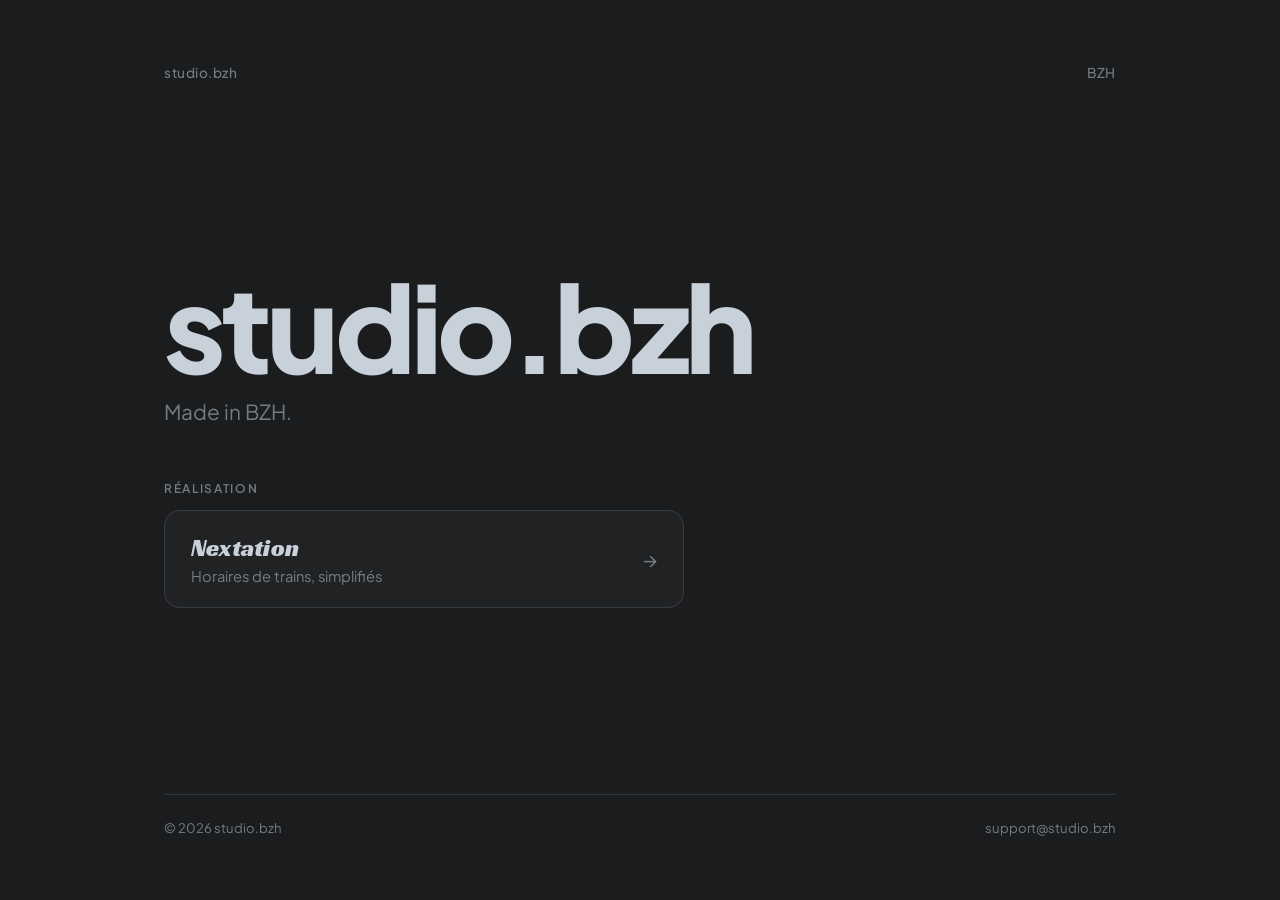
<file: docs/index.html>
<!DOCTYPE html>
<html lang="fr">
<head>
  <meta charset="UTF-8">
  <meta name="viewport" content="width=device-width, initial-scale=1.0">
  <title>studio.bzh</title>
  <meta name="description" content="studio.bzh — Made in BZH.">
  <link rel="icon" type="image/png" sizes="32x32" href="/favicon_32.png">
  <link rel="icon" type="image/png" sizes="16x16" href="/favicon_16.png">
  <link rel="preconnect" href="https://fonts.googleapis.com">
  <link rel="preconnect" href="https://fonts.gstatic.com" crossorigin>
  <link href="https://fonts.googleapis.com/css2?family=Plus+Jakarta+Sans:wght@400;500;600;700;800&family=Racing+Sans+One&display=swap" rel="stylesheet">
  <style>
    :root {
      --bg: #1b1c1e;
      --fg: #c8d1d9;
      --fg-muted: rgba(200, 209, 217, 0.52);
      --border: rgba(200, 209, 217, 0.14);
      --border-hover: rgba(200, 209, 217, 0.4);
      --surface: rgba(200, 209, 217, 0.03);
      --surface-hover: rgba(200, 209, 217, 0.07);
    }

    * {
      margin: 0;
      padding: 0;
      box-sizing: border-box;
    }

    html, body {
      height: 100%;
      background-color: var(--bg);
      color: var(--fg);
      font-family: 'Plus Jakarta Sans', -apple-system, BlinkMacSystemFont, sans-serif;
      -webkit-font-smoothing: antialiased;
    }

    body {
      display: flex;
      flex-direction: column;
      justify-content: space-between;
      padding: clamp(28px, 6vw, 64px);
      max-width: 1080px;
      margin: 0 auto;
    }

    header {
      display: flex;
      justify-content: space-between;
      align-items: center;
      font-size: 0.85rem;
      font-weight: 500;
      color: var(--fg-muted);
      letter-spacing: 0.04em;
    }

    main {
      margin: auto 0;
      padding: 40px 0;
    }

    h1 {
      font-size: clamp(3.8rem, 11vw, 7.5rem);
      font-weight: 800;
      letter-spacing: -0.04em;
      line-height: 0.95;
      color: var(--fg);
      margin-bottom: 16px;
    }

    .tagline {
      font-size: clamp(1.05rem, 2vw, 1.3rem);
      color: var(--fg-muted);
      font-weight: 400;
      margin-bottom: 56px;
    }

    .section-label {
      font-size: 0.75rem;
      font-weight: 600;
      text-transform: uppercase;
      letter-spacing: 0.14em;
      color: var(--fg-muted);
      margin-bottom: 14px;
    }

    .project-link {
      display: inline-flex;
      align-items: center;
      justify-content: space-between;
      gap: 32px;
      width: 100%;
      max-width: 520px;
      padding: 22px 26px;
      background: var(--surface);
      border: 1px solid var(--border);
      border-radius: 16px;
      text-decoration: none;
      color: var(--fg);
      transition: all 0.25s cubic-bezier(0.16, 1, 0.3, 1);
    }

    .project-link:hover {
      background: var(--surface-hover);
      border-color: var(--border-hover);
      transform: translateY(-2px);
    }

    .project-info {
      display: flex;
      flex-direction: column;
      gap: 4px;
    }

    .project-name {
      font-family: 'Racing Sans One', sans-serif;
      font-size: 1.5rem;
      letter-spacing: 0.01em;
      color: var(--fg);
    }

    .project-desc {
      font-size: 0.92rem;
      color: var(--fg-muted);
    }

    .arrow {
      font-size: 1.25rem;
      color: var(--fg-muted);
      transition: transform 0.25s ease, color 0.25s ease;
    }

    .project-link:hover .arrow {
      transform: translateX(4px);
      color: var(--fg);
    }

    footer {
      display: flex;
      justify-content: space-between;
      align-items: center;
      flex-wrap: wrap;
      gap: 12px;
      font-size: 0.82rem;
      color: var(--fg-muted);
      border-top: 1px solid var(--border);
      padding-top: 24px;
    }

    footer a {
      color: var(--fg-muted);
      text-decoration: none;
      transition: color 0.2s;
    }

    footer a:hover {
      color: var(--fg);
    }
  </style>
</head>
<body>

  <header>
    <span>studio.bzh</span>
    <span>BZH</span>
  </header>

  <main>
    <h1>studio.bzh</h1>
    <p class="tagline">Made in BZH.</p>

    <p class="section-label">Réalisation</p>
    <a href="https://studio.bzh/nextation" class="project-link">
      <div class="project-info">
        <span class="project-name">Nextation</span>
        <span class="project-desc">Horaires de trains, simplifiés</span>
      </div>
      <span class="arrow" aria-hidden="true">→</span>
    </a>
  </main>

  <footer>
    <span>© 2026 studio.bzh</span>
    <a href="mailto:support@studio.bzh">support@studio.bzh</a>
  </footer>

</body>
</html>
</file>
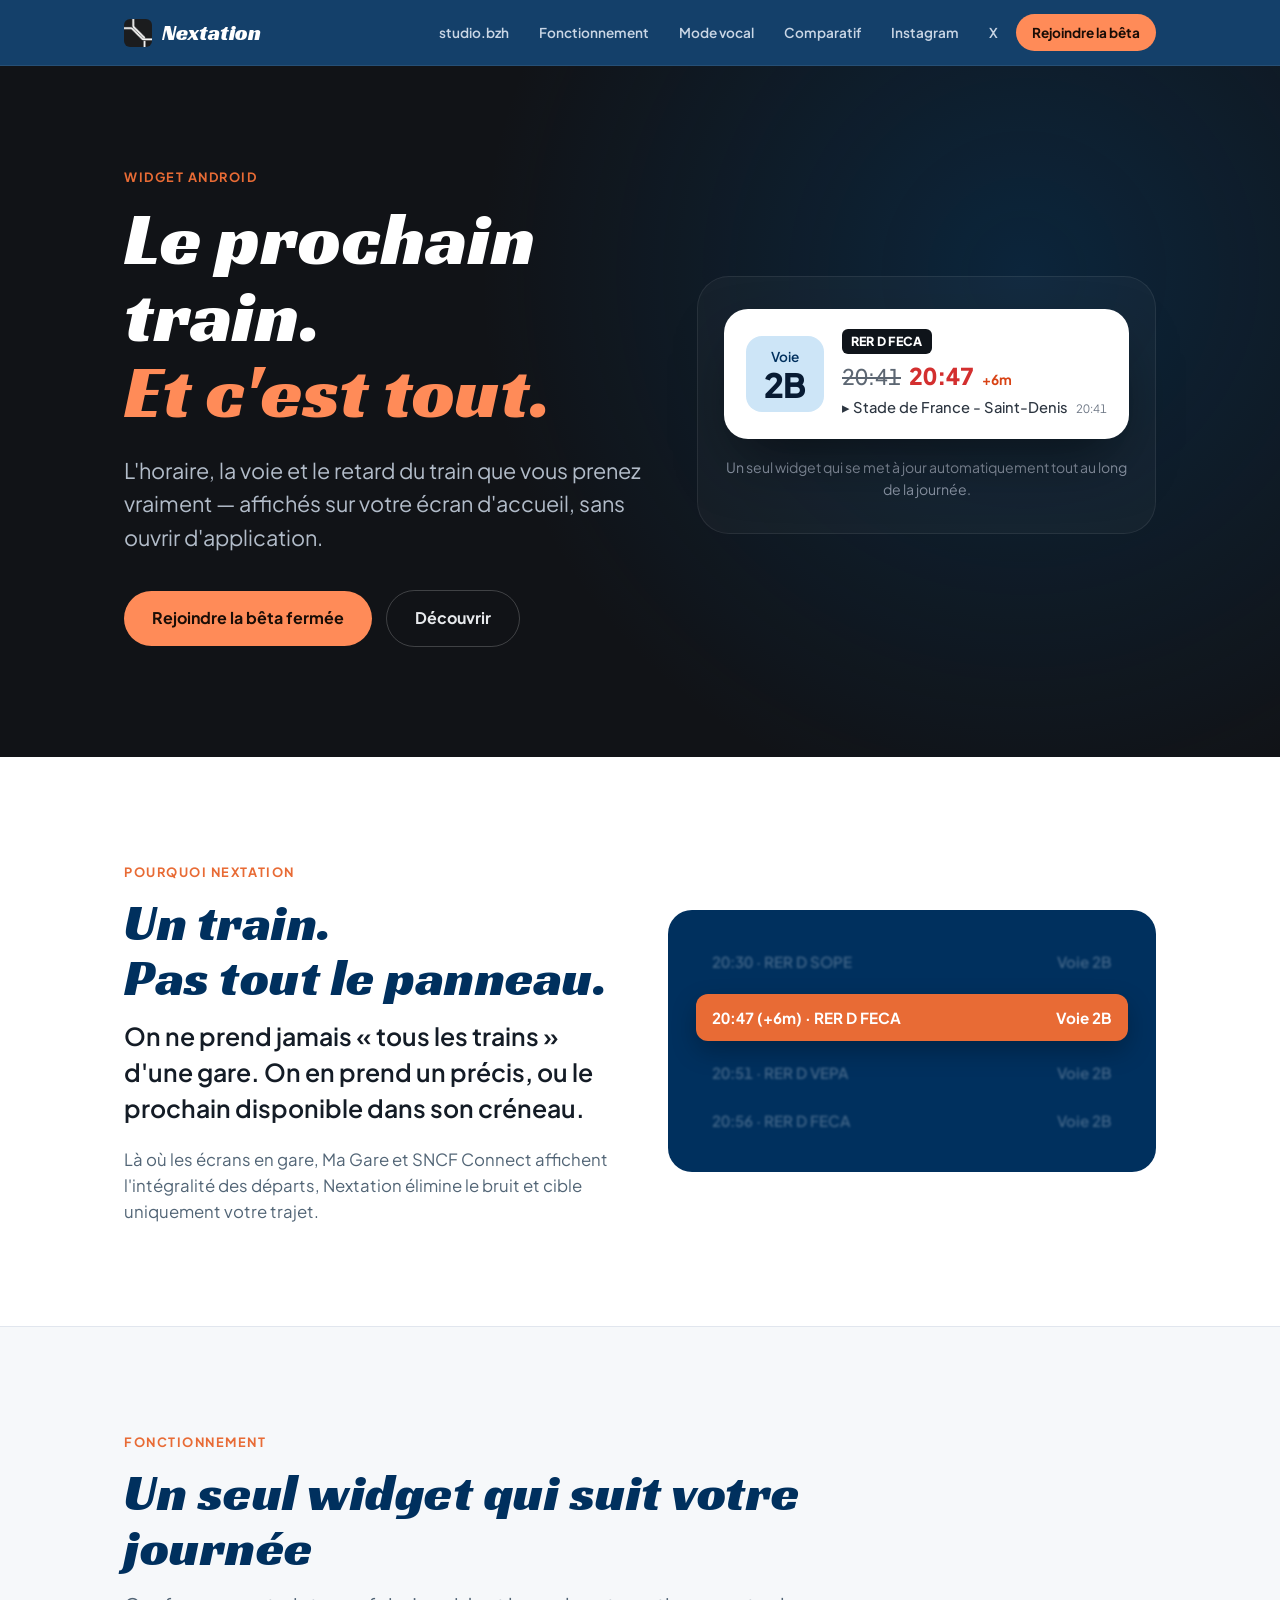
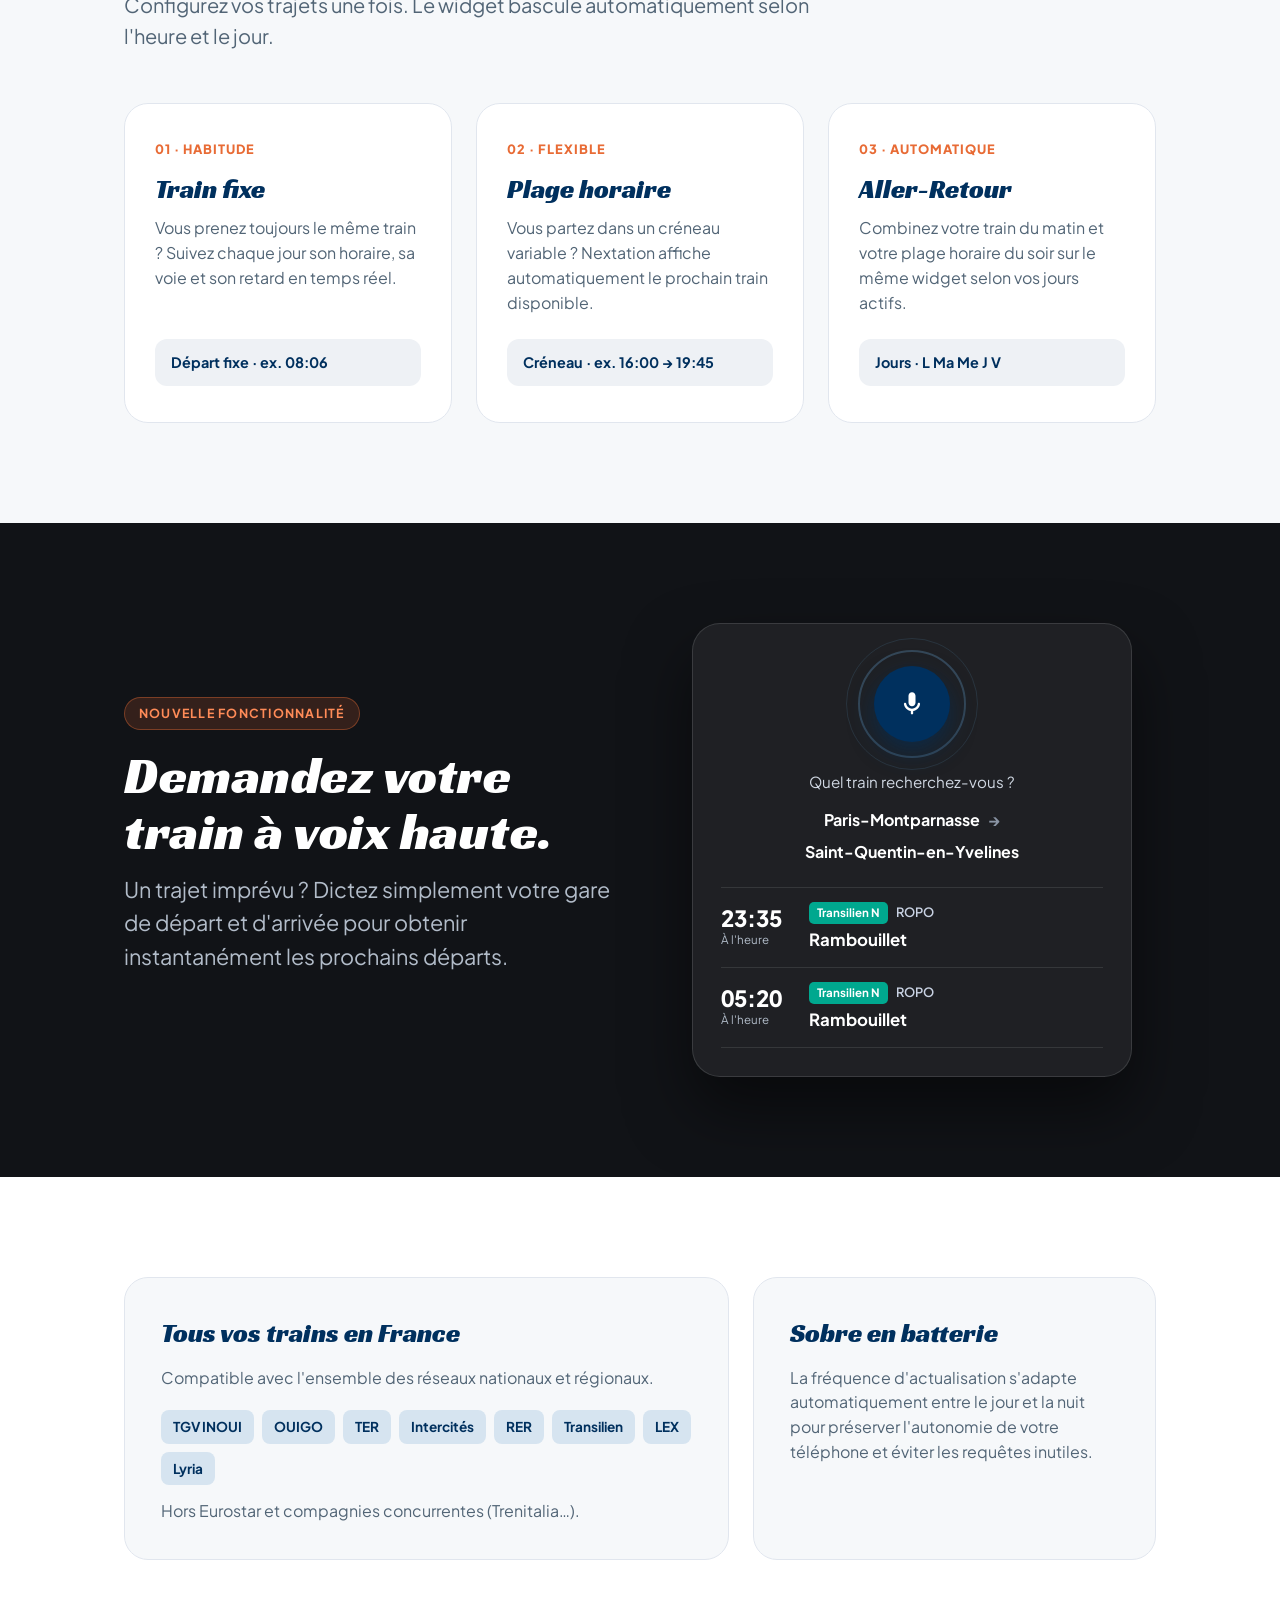
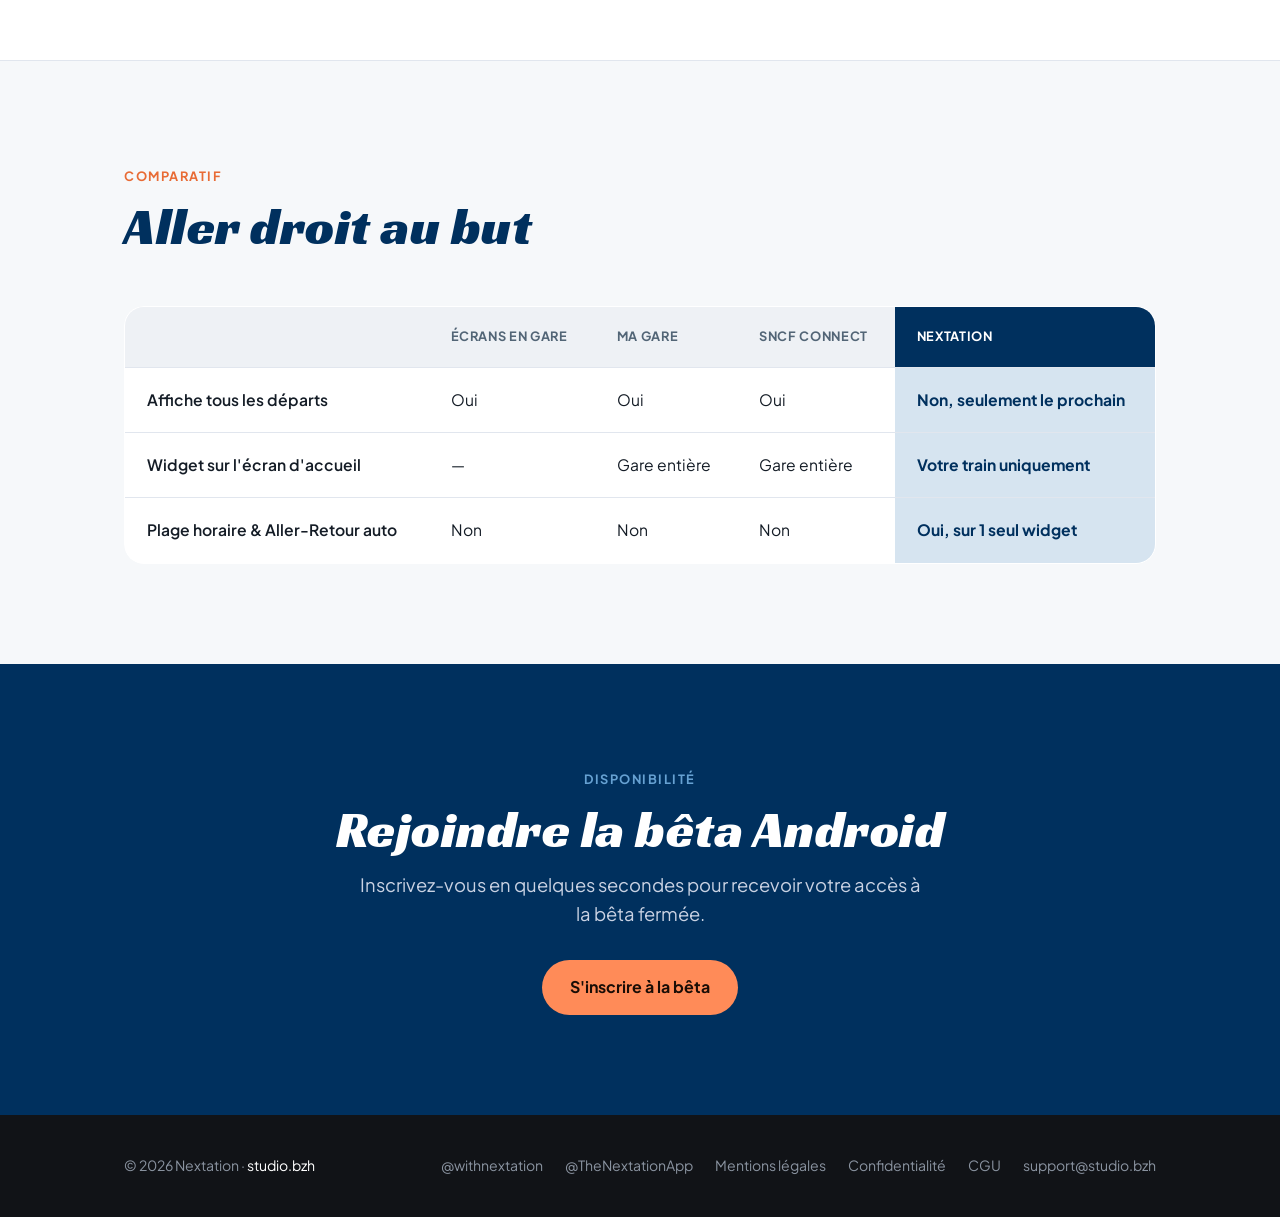
<file: docs/nextation/index.html>
<!DOCTYPE html>
<html lang="fr">
<head>
<meta charset="UTF-8">
<meta name="viewport" content="width=device-width, initial-scale=1.0">
<title>Nextation — Horaires de trains</title>
<link rel="icon" type="image/png" sizes="32x32" href="favicon_32.png">
<link rel="icon" type="image/png" sizes="16x16" href="favicon_16.png">
<meta name="description" content="Nextation affiche l'horaire, la voie et le retard du train que vous prenez vraiment, directement sur le widget Android de votre écran d'accueil.">
<link rel="preconnect" href="https://fonts.googleapis.com">
<link rel="preconnect" href="https://fonts.gstatic.com" crossorigin>
<link href="https://fonts.googleapis.com/css2?family=Plus+Jakarta+Sans:wght@400;500;600;700;800&family=Racing+Sans+One&display=swap" rel="stylesheet">
<style>
:root {
  --navy: #00305E;
  --navy-container: #D6E4F0;
  --secondary: #4A6572;
  --accent: #E86B35;
  --accent-container: #FFDBCF;
  --bg: #F6F8FA;
  --surface: #FFFFFF;
  --surface-variant: #EEF1F5;
  --ink: #141C26;
  --ink-muted: #526576;
  --line: #E1E6EE;

  --night-bg: #111317;
  --night-surface: #1B1E24;
  --night-blue: #66A1D2;
  --night-accent: #FF8B58;
  --rer-teal: #00A88F;
}

* { box-sizing: border-box; }
html { scroll-behavior: smooth; overflow-x: hidden; }
body {
  margin: 0;
  max-width: 100%;
  overflow-x: hidden;
  background: var(--bg);
  color: var(--ink);
  font-family: 'Plus Jakarta Sans', -apple-system, BlinkMacSystemFont, sans-serif;
  font-size: 17px;
  line-height: 1.55;
  -webkit-font-smoothing: antialiased;
}
a { color: inherit; }
img, svg { max-width: 100%; display: block; }

.wrap {
  max-width: 1080px;
  margin: 0 auto;
  padding: 0 24px;
}

.display {
  font-family: 'Racing Sans One', sans-serif;
  font-weight: 400;
  letter-spacing: 0.01em;
}

.eyebrow {
  font-size: 0.8rem;
  font-weight: 700;
  text-transform: uppercase;
  letter-spacing: 0.12em;
  color: var(--accent);
  margin: 0 0 12px;
  display: inline-block;
}

/* ---------- ANIMATIONS AU SCROLL ---------- */
.reveal {
  opacity: 0;
  transform: translateY(28px);
  transition: opacity 0.7s cubic-bezier(0.16, 1, 0.3, 1), transform 0.7s cubic-bezier(0.16, 1, 0.3, 1);
  will-change: opacity, transform;
}
.reveal.is-visible {
  opacity: 1;
  transform: translateY(0);
}
.delay-1 { transition-delay: 0.1s; }
.delay-2 { transition-delay: 0.2s; }
.delay-3 { transition-delay: 0.3s; }

@media (prefers-reduced-motion: reduce) {
  .reveal {
    opacity: 1;
    transform: none;
    transition: none;
  }
}

/* ---------- NAV ---------- */
.nav {
  position: sticky;
  top: 0;
  z-index: 50;
  background: rgba(0, 48, 94, 0.92);
  backdrop-filter: blur(14px);
  border-bottom: 1px solid rgba(255,255,255,0.08);
}
.nav-inner {
  max-width: 1080px;
  margin: 0 auto;
  padding: 14px 24px;
  display: flex;
  align-items: center;
  justify-content: space-between;
  gap: 12px;
  flex-wrap: wrap;
}
.brand {
  font-family: 'Racing Sans One', sans-serif;
  font-size: 1.4rem;
  color: #fff;
  text-decoration: none;
  display: flex;
  align-items: center;
  gap: 10px;
}
.brand-logo {
  height: 28px;
  width: auto;
  border-radius: 6px;
}
.nav-links {
  display: flex;
  flex-wrap: wrap;
  align-items: center;
  gap: 6px;
  font-size: 0.85rem;
  font-weight: 600;
}
.nav-links a {
  color: #C9D6E5;
  text-decoration: none;
  padding: 8px 12px;
  border-radius: 8px;
  transition: all 0.2s ease;
}
.nav-links a:hover {
  color: #fff;
  background: rgba(255,255,255,0.08);
}
.nav-links a.nav-cta {
  background: var(--night-accent);
  color: #1A0D06;
  font-weight: 700;
  border-radius: 999px;
  padding: 8px 16px;
}
.nav-links a.nav-cta:hover {
  background: #FFA176;
}

/* ---------- HERO ---------- */
.hero {
  background:
    radial-gradient(circle at 80% 30%, rgba(0, 75, 135, 0.32), transparent 48%),
    var(--night-bg);
  color: #F3F5F8;
  padding: 96px 0 110px;
}
.hero-inner {
  display: grid;
  grid-template-columns: 1.1fr 0.9fr;
  gap: 56px;
  align-items: center;
}
.hero h1 {
  font-size: clamp(3rem, 6vw, 4.7rem);
  line-height: 1.02;
  margin: 0 0 24px;
  color: #fff;
}
.hero h1 em {
  font-style: normal;
  color: var(--night-accent);
}
.hero p.lead {
  font-size: clamp(1.15rem, 2vw, 1.35rem);
  color: #B2BCC9;
  max-width: 40ch;
  margin: 0 0 36px;
  font-weight: 400;
}
.cta-row {
  display: flex;
  gap: 14px;
  flex-wrap: wrap;
  align-items: center;
}
.btn {
  display: inline-flex;
  align-items: center;
  gap: 8px;
  padding: 15px 28px;
  border-radius: 999px;
  font-weight: 700;
  font-size: 1rem;
  text-decoration: none;
  transition: all 0.25s ease;
}
.btn-primary {
  background: var(--night-accent);
  color: #1A0D06;
}
.btn-primary:hover {
  background: #ffa176;
  transform: translateY(-2px);
}
.btn-ghost {
  color: #E7E9EC;
  border: 1px solid rgba(255,255,255,0.2);
}
.btn-ghost:hover {
  border-color: rgba(255,255,255,0.5);
  background: rgba(255,255,255,0.05);
}

/* ---------- WIDGET RER STATIQUE (FIDÈLE À LA CAPTURE) ---------- */
.widget-showcase {
  background: rgba(255, 255, 255, 0.03);
  border: 1px solid rgba(255, 255, 255, 0.08);
  border-radius: 32px;
  padding: 32px 26px;
}
.widget-card {
  background: #FFFFFF;
  color: #141C26;
  border-radius: 24px;
  padding: 20px 22px;
  box-shadow: 0 28px 60px -15px rgba(0,0,0,0.55);
  display: flex;
  align-items: center;
  gap: 18px;
  position: relative;
}
.w-voie {
  background: #CDE5F7;
  border-radius: 16px;
  padding: 10px 18px;
  text-align: center;
  flex-shrink: 0;
  min-width: 78px;
}
.w-voie-label {
  display: block;
  font-size: 0.85rem;
  font-weight: 600;
  color: #00305E;
}
.w-voie-val {
  display: block;
  font-size: 2.1rem;
  font-weight: 800;
  color: #081B33;
  line-height: 1.05;
  letter-spacing: -0.02em;
}
.w-content {
  flex: 1;
  min-width: 0;
}
.w-top {
  display: flex;
  justify-content: space-between;
  align-items: center;
  margin-bottom: 4px;
}
.w-badge {
  background: #0F141A;
  color: #FFFFFF;
  font-size: 0.78rem;
  font-weight: 800;
  padding: 3px 9px;
  border-radius: 6px;
  letter-spacing: 0.02em;
}
.w-times {
  display: flex;
  align-items: baseline;
  gap: 8px;
  margin-bottom: 2px;
  font-variant-numeric: tabular-nums;
}
.w-theo {
  font-size: 1.35rem;
  font-weight: 500;
  color: #5C6672;
  text-decoration: line-through;
}
.w-est {
  font-size: 1.45rem;
  font-weight: 800;
  color: #D32F2F;
}
.w-delay {
  font-size: 0.86rem;
  font-weight: 700;
  color: #D84315;
}
.w-bottom {
  display: flex;
  justify-content: space-between;
  align-items: baseline;
  gap: 8px;
}
.w-dir {
  font-size: 0.92rem;
  font-weight: 500;
  color: #2C3540;
  white-space: nowrap;
  overflow: hidden;
  text-overflow: ellipsis;
}
.w-sync {
  font-size: 0.72rem;
  color: #6E7785;
  font-variant-numeric: tabular-nums;
  flex-shrink: 0;
}
.widget-caption {
  margin: 18px 0 0;
  font-size: 0.88rem;
  color: #8A94A4;
  text-align: center;
}

/* ---------- SECTIONS GÉNÉRALES ---------- */
section { padding: 100px 0; }
.section-head {
  max-width: 58ch;
  margin-bottom: 52px;
}
h2.display {
  font-size: clamp(2.2rem, 4.2vw, 3.2rem);
  color: var(--navy);
  margin: 0 0 14px;
  line-height: 1.08;
}
.section-head p {
  color: var(--ink-muted);
  font-size: clamp(1.1rem, 1.8vw, 1.25rem);
  margin: 0;
}

/* ---------- 1. LE CONSTAT (COURT ET VISUEL) ---------- */
.focus-section {
  background: var(--surface);
  border-bottom: 1px solid var(--line);
}
.focus-grid {
  display: grid;
  grid-template-columns: 1fr 1fr;
  gap: 56px;
  align-items: center;
}
.big-copy {
  font-size: clamp(1.25rem, 2.2vw, 1.55rem);
  font-weight: 600;
  color: var(--ink);
  line-height: 1.45;
  margin: 0 0 20px;
}
.sub-copy {
  font-size: 1.05rem;
  color: var(--ink-muted);
  margin: 0;
}
.board-visual {
  background: var(--navy);
  border-radius: 24px;
  padding: 28px;
  color: #fff;
}
.board-line {
  display: flex;
  justify-content: space-between;
  padding: 12px 16px;
  border-radius: 12px;
  font-weight: 600;
  font-size: 0.95rem;
  font-variant-numeric: tabular-nums;
}
.board-line.noise {
  opacity: 0.25;
  filter: blur(1px);
}
.board-line.highlight {
  background: var(--accent);
  color: #fff;
  font-weight: 700;
  margin: 8px 0;
  box-shadow: 0 10px 24px rgba(0,0,0,0.25);
}

/* ---------- 2. FONCTIONNEMENT (3 CARTES IMPACTANTES) ---------- */
.modes { background: var(--bg); }
.mode-grid {
  display: grid;
  grid-template-columns: repeat(3, 1fr);
  gap: 24px;
}
.mode-card {
  background: var(--surface);
  border: 1px solid var(--line);
  border-radius: 24px;
  padding: 36px 30px;
  display: flex;
  flex-direction: column;
  justify-content: space-between;
}
.mode-num {
  font-size: 0.8rem;
  font-weight: 800;
  color: var(--accent);
  text-transform: uppercase;
  letter-spacing: 0.08em;
  margin-bottom: 14px;
  display: block;
}
.mode-card h3 {
  font-family: 'Racing Sans One', sans-serif;
  font-weight: 400;
  font-size: 1.65rem;
  color: var(--navy);
  margin: 0 0 12px;
  line-height: 1.15;
}
.mode-card p {
  color: var(--ink-muted);
  margin: 0 0 24px;
  font-size: 1rem;
}
.mode-pill {
  background: var(--surface-variant);
  border-radius: 12px;
  padding: 12px 16px;
  font-size: 0.9rem;
  font-weight: 700;
  color: var(--navy);
}

/* ---------- 3. MODE VOCAL (PROCHAINEMENT) ---------- */
.voice-section {
  background: var(--night-bg);
  color: #fff;
  overflow: hidden;
}
.voice-grid {
  display: grid;
  grid-template-columns: 1fr 1fr;
  gap: 56px;
  align-items: center;
}
.voice-section h2.display {
  color: #fff;
}
.voice-section .section-lead {
  font-size: clamp(1.15rem, 2vw, 1.35rem);
  color: #B2BCC9;
  margin: 0 0 28px;
}
.soon-pill {
  display: inline-flex;
  align-items: center;
  gap: 8px;
  background: rgba(232, 107, 53, 0.16);
  border: 1px solid rgba(232, 107, 53, 0.4);
  color: var(--night-accent);
  font-size: 0.78rem;
  font-weight: 700;
  text-transform: uppercase;
  letter-spacing: 0.1em;
  padding: 6px 14px;
  border-radius: 999px;
  margin-bottom: 18px;
}

/* Mockup fidèle de l'écran vocal (Captures 7 & 8) */
.voice-mockup {
  background: rgba(255, 255, 255, 0.06);
  backdrop-filter: blur(20px);
  border: 1px solid rgba(255, 255, 255, 0.12);
  border-radius: 28px;
  padding: 36px 28px 28px;
  text-align: center;
  max-width: 440px;
  margin: 0 auto;
  box-shadow: 0 32px 64px rgba(0, 0, 0, 0.5);
}
.mic-wrapper {
  position: relative;
  width: 88px;
  height: 88px;
  margin: 0 auto 22px;
  display: flex;
  align-items: center;
  justify-content: center;
}
.mic-ring {
  position: absolute;
  inset: -10px;
  border-radius: 50%;
  border: 2px solid rgba(102, 161, 210, 0.3);
  animation: pulseRing 2.4s infinite ease-out;
}
.mic-ring-2 {
  position: absolute;
  inset: -22px;
  border-radius: 50%;
  border: 1px solid rgba(102, 161, 210, 0.15);
  animation: pulseRing 2.4s infinite 0.6s ease-out;
}
@keyframes pulseRing {
  0% { transform: scale(0.88); opacity: 0.9; }
  100% { transform: scale(1.18); opacity: 0; }
}
.mic-btn {
  width: 76px;
  height: 76px;
  border-radius: 50%;
  background: var(--navy);
  display: flex;
  align-items: center;
  justify-content: center;
  position: relative;
  z-index: 2;
  box-shadow: 0 10px 24px rgba(0, 48, 94, 0.6);
}
.mic-btn svg {
  width: 28px;
  height: 28px;
  fill: #fff;
}
.voice-prompt {
  font-size: 0.95rem;
  color: #D0D7E2;
  margin-bottom: 14px;
}
.voice-route {
  font-weight: 700;
  font-size: 1rem;
  color: #fff;
  margin-bottom: 22px;
  display: flex;
  align-items: center;
  justify-content: center;
  gap: 8px;
  flex-wrap: wrap;
}
.voice-route span.arrow {
  color: #8A94A4;
}
.voice-results {
  text-align: left;
  border-top: 1px solid rgba(255,255,255,0.1);
}
.v-row {
  display: flex;
  align-items: center;
  gap: 16px;
  padding: 14px 0;
  border-bottom: 1px solid rgba(255,255,255,0.1);
}
.v-time-col {
  min-width: 72px;
  font-variant-numeric: tabular-nums;
}
.v-time {
  font-size: 1.4rem;
  font-weight: 800;
  color: #fff;
  line-height: 1.1;
}
.v-status {
  font-size: 0.72rem;
  color: #B2BCC9;
}
.v-info-col {
  flex: 1;
}
.v-badges {
  display: flex;
  align-items: center;
  gap: 8px;
  margin-bottom: 3px;
}
.v-line-pill {
  background: var(--rer-teal);
  color: #fff;
  font-size: 0.72rem;
  font-weight: 700;
  padding: 2px 8px;
  border-radius: 5px;
}
.v-mission {
  font-size: 0.8rem;
  color: #C9D2E3;
  font-weight: 600;
}
.v-dest {
  font-size: 1.05rem;
  font-weight: 700;
  color: #fff;
}

/* ---------- 4. RÉSEAUX & SOBRIÉTÉ ---------- */
.specs-section {
  background: var(--surface);
  border-bottom: 1px solid var(--line);
}
.specs-grid {
  display: grid;
  grid-template-columns: 1.2fr 0.8fr;
  gap: 24px;
}
.spec-box {
  background: var(--bg);
  border: 1px solid var(--line);
  border-radius: 24px;
  padding: 36px;
}
.spec-box h3 {
  font-family: 'Racing Sans One', sans-serif;
  font-weight: 400;
  font-size: 1.6rem;
  color: var(--navy);
  margin: 0 0 12px;
}
.spec-box p {
  color: var(--ink-muted);
  margin: 0 0 20px;
  font-size: 1rem;
}
.net-pills {
  display: flex;
  flex-wrap: wrap;
  gap: 8px;
  margin-bottom: 14px;
}
.net-pill {
  background: var(--navy-container);
  color: var(--navy);
  font-weight: 700;
  font-size: 0.85rem;
  padding: 6px 12px;
  border-radius: 8px;
}
.small-note {
  font-size: 0.82rem;
  color: var(--ink-muted);
  margin: 0 !important;
}

/* ---------- 5. COMPARATIF ---------- */
.compare { background: var(--bg); }
.table-scroll {
  overflow-x: auto;
  border-radius: 20px;
}
table.compare-table {
  width: 100%;
  min-width: 640px;
  border-collapse: collapse;
  background: var(--surface);
  border-radius: 20px;
  overflow: hidden;
  border: 1px solid var(--line);
}
.compare-table th, .compare-table td {
  padding: 20px 22px;
  text-align: left;
  border-bottom: 1px solid var(--line);
  font-size: 0.98rem;
}
.compare-table thead th {
  font-size: 0.8rem;
  font-weight: 700;
  text-transform: uppercase;
  letter-spacing: 0.05em;
  color: var(--ink-muted);
  background: var(--surface-variant);
}
.compare-table thead th.col-nextation {
  background: var(--navy);
  color: #fff;
}
.compare-table td:first-child {
  font-weight: 600;
  color: var(--ink);
}
.compare-table tbody tr:last-child td { border-bottom: none; }
.col-nextation {
  background: var(--navy-container);
  font-weight: 700;
  color: var(--navy);
}

/* ---------- CTA ---------- */
.cta {
  background: var(--navy);
  color: #fff;
  text-align: center;
}
.cta h2 { color: #fff; }
.cta p {
  color: #C9D2E3;
  max-width: 44ch;
  margin: 0 auto 32px;
  font-size: 1.15rem;
}
.cta .cta-row { justify-content: center; }

/* ---------- FOOTER ---------- */
footer {
  background: var(--night-bg);
  color: #8A93A0;
  padding: 40px 0;
  font-size: 0.88rem;
}
.footer-inner {
  display: flex;
  justify-content: space-between;
  align-items: center;
  flex-wrap: wrap;
  gap: 16px;
}
.footer-links { display: flex; gap: 22px; flex-wrap: wrap; }
.footer-links a { text-decoration: none; color: #8A93A0; transition: color 0.2s; }
.footer-links a:hover { color: #fff; }

@media (max-width: 900px) {
  .hero-inner, .focus-grid, .mode-grid, .voice-grid, .specs-grid {
    grid-template-columns: 1fr;
  }
  section { padding: 72px 0; }
}
@media (max-width: 520px) {
  .widget-card { padding: 16px; gap: 12px; }
  .w-voie { padding: 8px 14px; min-width: 64px; }
  .w-voie-val { font-size: 1.7rem; }
  .w-theo, .w-est { font-size: 1.15rem; }
}
</style>
</head>
<body>

<nav class="nav">
  <div class="nav-inner">
    <a class="brand" href="#top">
      <img src="logo_soft.png" alt="Nextation" class="brand-logo">
      Nextation
    </a>
    <div class="nav-links">
      <a href="https://studio.bzh">studio.bzh</a>
      <a href="#modes">Fonctionnement</a>
      <a href="#vocal">Mode vocal</a>
      <a href="#comparaison">Comparatif</a>
      <a href="https://www.instagram.com/withnextation" target="_blank" rel="noopener">Instagram</a>
      <a href="https://x.com/TheNextationApp" target="_blank" rel="noopener">X</a>
      <a href="https://forms.gle/qKKDZ3wpptzm2fVF6" target="_blank" rel="noopener" class="nav-cta">Rejoindre la bêta</a>
    </div>
  </div>
</nav>

<header class="hero" id="top">
  <div class="wrap hero-inner">
    <div class="reveal is-visible">
      <span class="eyebrow">Widget Android</span>
      <h1 class="display">Le prochain train.<br><em>Et c'est tout.</em></h1>
      <p class="lead">
        L'horaire, la voie et le retard du train que vous prenez vraiment — affichés sur votre écran d'accueil, sans ouvrir d'application.
      </p>
      <div class="cta-row">
        <a class="btn btn-primary" href="https://forms.gle/qKKDZ3wpptzm2fVF6" target="_blank" rel="noopener">Rejoindre la bêta fermée</a>
        <a class="btn btn-ghost" href="#modes">Découvrir</a>
      </div>
    </div>

    <div class="reveal is-visible delay-1">
      <div class="widget-showcase">
        <div class="widget-card" role="img" aria-label="Widget Nextation : Voie 2B, RER D FECA, départ 20:41 retardé à 20:47 (+6m), direction Stade de France - Saint-Denis">
          <div class="w-voie">
            <span class="w-voie-label">Voie</span>
            <span class="w-voie-val">2B</span>
          </div>
          <div class="w-content">
            <div class="w-top">
              <span class="w-badge">RER D FECA</span>
            </div>
            <div class="w-times">
              <span class="w-theo">20:41</span>
              <span class="w-est">20:47</span>
              <span class="w-delay">+6m</span>
            </div>
            <div class="w-bottom">
              <span class="w-dir">▸ Stade de France - Saint-Denis</span>
              <span class="w-sync">20:41</span>
            </div>
          </div>
        </div>
        <p class="widget-caption">Un seul widget qui se met à jour automatiquement tout au long de la journée.</p>
      </div>
    </div>
  </div>
</header>

<section class="focus-section">
  <div class="wrap focus-grid">
    <div class="reveal">
      <span class="eyebrow">Pourquoi Nextation</span>
      <h2 class="display">Un train.<br>Pas tout le panneau.</h2>
      <p class="big-copy">
        On ne prend jamais « tous les trains » d'une gare. On en prend un précis, ou le prochain disponible dans son créneau.
      </p>
      <p class="sub-copy">
        Là où les écrans en gare, Ma Gare et SNCF Connect affichent l'intégralité des départs, Nextation élimine le bruit et cible uniquement votre trajet.
      </p>
    </div>

    <div class="board-visual reveal delay-1" aria-hidden="true">
      <div class="board-line noise"><span>20:30 · RER D SOPE</span><span>Voie 2B</span></div>
      <div class="board-line highlight"><span>20:47 (+6m) · RER D FECA</span><span>Voie 2B</span></div>
      <div class="board-line noise"><span>20:51 · RER D VEPA</span><span>Voie 2B</span></div>
      <div class="board-line noise"><span>20:56 · RER D FECA</span><span>Voie 2B</span></div>
    </div>
  </div>
</section>

<section class="modes" id="modes">
  <div class="wrap">
    <div class="section-head reveal">
      <span class="eyebrow">Fonctionnement</span>
      <h2 class="display">Un seul widget qui suit votre journée</h2>
      <p>Configurez vos trajets une fois. Le widget bascule automatiquement selon l'heure et le jour.</p>
    </div>

    <div class="mode-grid">
      <div class="mode-card reveal">
        <div>
          <span class="mode-num">01 · Habitude</span>
          <h3>Train fixe</h3>
          <p>Vous prenez toujours le même train ? Suivez chaque jour son horaire, sa voie et son retard en temps réel.</p>
        </div>
        <div class="mode-pill">Départ fixe · ex. 08:06</div>
      </div>

      <div class="mode-card reveal delay-1">
        <div>
          <span class="mode-num">02 · Flexible</span>
          <h3>Plage horaire</h3>
          <p>Vous partez dans un créneau variable ? Nextation affiche automatiquement le prochain train disponible.</p>
        </div>
        <div class="mode-pill">Créneau · ex. 16:00 → 19:45</div>
      </div>

      <div class="mode-card reveal delay-2">
        <div>
          <span class="mode-num">03 · Automatique</span>
          <h3>Aller-Retour</h3>
          <p>Combinez votre train du matin et votre plage horaire du soir sur le même widget selon vos jours actifs.</p>
        </div>
        <div class="mode-pill">Jours · L Ma Me J V</div>
      </div>
    </div>
  </div>
</section>

<section class="voice-section" id="vocal">
  <div class="wrap voice-grid">
    <div class="reveal">
      <span class="soon-pill">Nouvelle fonctionnalité</span>
      <h2 class="display">Demandez votre train à voix haute.</h2>
      <p class="section-lead">
        Un trajet imprévu ? Dictez simplement votre gare de départ et d'arrivée pour obtenir instantanément les prochains départs.
      </p>
    </div>

    <div class="reveal delay-1">
      <div class="voice-mockup" aria-label="Aperçu de la recherche vocale : Paris-Montparnasse vers Saint-Quentin-en-Yvelines">
        <div class="mic-wrapper">
          <div class="mic-ring"></div>
          <div class="mic-ring-2"></div>
          <div class="mic-btn">
            <svg viewBox="0 0 24 24" aria-hidden="true">
              <path d="M12 14c1.66 0 3-1.34 3-3V5c0-1.66-1.34-3-3-3S9 3.34 9 5v6c0 1.66 1.34 3 3 3zm5.91-3c-.49 0-.9.36-.98.85C16.52 14.2 14.47 16 12 16s-4.52-1.8-4.93-4.15a.998.998 0 0 0-.98-.85c-.61 0-1.09.54-1 1.14.49 3 2.89 5.35 5.91 5.78V20c0 .55.45 1 1 1s1-.45 1-1v-2.08c3.02-.43 5.42-2.78 5.91-5.78.1-.6-.39-1.14-1-1.14z"/>
            </svg>
          </div>
        </div>
        <div class="voice-prompt">Quel train recherchez-vous ?</div>
        <div class="voice-route">
          <span>Paris-Montparnasse</span>
          <span class="arrow">→</span>
          <span>Saint-Quentin-en-Yvelines</span>
        </div>

        <div class="voice-results">
          <div class="v-row">
            <div class="v-time-col">
              <div class="v-time">23:35</div>
              <div class="v-status">À l'heure</div>
            </div>
            <div class="v-info-col">
              <div class="v-badges">
                <span class="v-line-pill">Transilien N</span>
                <span class="v-mission">ROPO</span>
              </div>
              <div class="v-dest">Rambouillet</div>
            </div>
          </div>

          <div class="v-row">
            <div class="v-time-col">
              <div class="v-time">05:20</div>
              <div class="v-status">À l'heure</div>
            </div>
            <div class="v-info-col">
              <div class="v-badges">
                <span class="v-line-pill">Transilien N</span>
                <span class="v-mission">ROPO</span>
              </div>
              <div class="v-dest">Rambouillet</div>
            </div>
          </div>
        </div>
      </div>
    </div>
  </div>
</section>

<section class="specs-section">
  <div class="wrap specs-grid">
    <div class="spec-box reveal">
      <h3>Tous vos trains en France</h3>
      <p>Compatible avec l'ensemble des réseaux nationaux et régionaux.</p>
      <div class="net-pills">
        <span class="net-pill">TGV INOUI</span>
        <span class="net-pill">OUIGO</span>
        <span class="net-pill">TER</span>
        <span class="net-pill">Intercités</span>
        <span class="net-pill">RER</span>
        <span class="net-pill">Transilien</span>
        <span class="net-pill">LEX</span>
        <span class="net-pill">Lyria</span>
      </div>
      <p class="small-note">Hors Eurostar et compagnies concurrentes (Trenitalia…).</p>
    </div>

    <div class="spec-box reveal delay-1">
      <h3>Sobre en batterie</h3>
      <p>
        La fréquence d'actualisation s'adapte automatiquement entre le jour et la nuit pour préserver l'autonomie de votre téléphone et éviter les requêtes inutiles.
      </p>
    </div>
  </div>
</section>

<section class="compare" id="comparaison">
  <div class="wrap">
    <div class="section-head reveal">
      <span class="eyebrow">Comparatif</span>
      <h2 class="display">Aller droit au but</h2>
    </div>
    <div class="table-scroll reveal delay-1">
      <table class="compare-table">
        <thead>
          <tr>
            <th scope="col"></th>
            <th scope="col">Écrans en gare</th>
            <th scope="col">Ma Gare</th>
            <th scope="col">SNCF Connect</th>
            <th scope="col" class="col-nextation">Nextation</th>
          </tr>
        </thead>
        <tbody>
          <tr>
            <td>Affiche tous les départs</td>
            <td>Oui</td>
            <td>Oui</td>
            <td>Oui</td>
            <td class="col-nextation">Non, seulement le prochain</td>
          </tr>
          <tr>
            <td>Widget sur l'écran d'accueil</td>
            <td>—</td>
            <td>Gare entière</td>
            <td>Gare entière</td>
            <td class="col-nextation">Votre train uniquement</td>
          </tr>
          <tr>
            <td>Plage horaire &amp; Aller-Retour auto</td>
            <td>Non</td>
            <td>Non</td>
            <td>Non</td>
            <td class="col-nextation">Oui, sur 1 seul widget</td>
          </tr>
        </tbody>
      </table>
    </div>
  </div>
</section>

<section class="cta" id="cta">
  <div class="wrap reveal">
    <span class="eyebrow" style="color: var(--night-blue);">Disponibilité</span>
    <h2 class="display">Rejoindre la bêta Android</h2>
    <p>Inscrivez-vous en quelques secondes pour recevoir votre accès à la bêta fermée.</p>
    <div class="cta-row">
      <a class="btn btn-primary" href="https://forms.gle/qKKDZ3wpptzm2fVF6" target="_blank" rel="noopener">S'inscrire à la bêta</a>
    </div>
  </div>
</section>

<footer>
  <div class="wrap footer-inner">
    <span>© 2026 Nextation · <a href="https://studio.bzh" style="color:#fff;text-decoration:none;">studio.bzh</a></span>
    <div class="footer-links">
      <a href="https://www.instagram.com/withnextation" target="_blank" rel="noopener">@withnextation</a>
      <a href="https://x.com/TheNextationApp" target="_blank" rel="noopener">@TheNextationApp</a>
      <a href="mentions-legales.html">Mentions légales</a>
      <a href="confidentialite.html">Confidentialité</a>
      <a href="cgu.html">CGU</a>
      <a href="mailto:support@studio.bzh">support@studio.bzh</a>
    </div>
  </div>
</footer>

<script>
  const observer = new IntersectionObserver((entries) => {
    entries.forEach(entry => {
      if (entry.isIntersecting) {
        entry.target.classList.add('is-visible');
        observer.unobserve(entry.target);
      }
    });
  }, {
    threshold: 0.14,
    rootMargin: '0px 0px -40px 0px'
  });

  document.querySelectorAll('.reveal:not(.is-visible)').forEach(el => {
    observer.observe(el);
  });
</script>

</body>
</html>
</file>
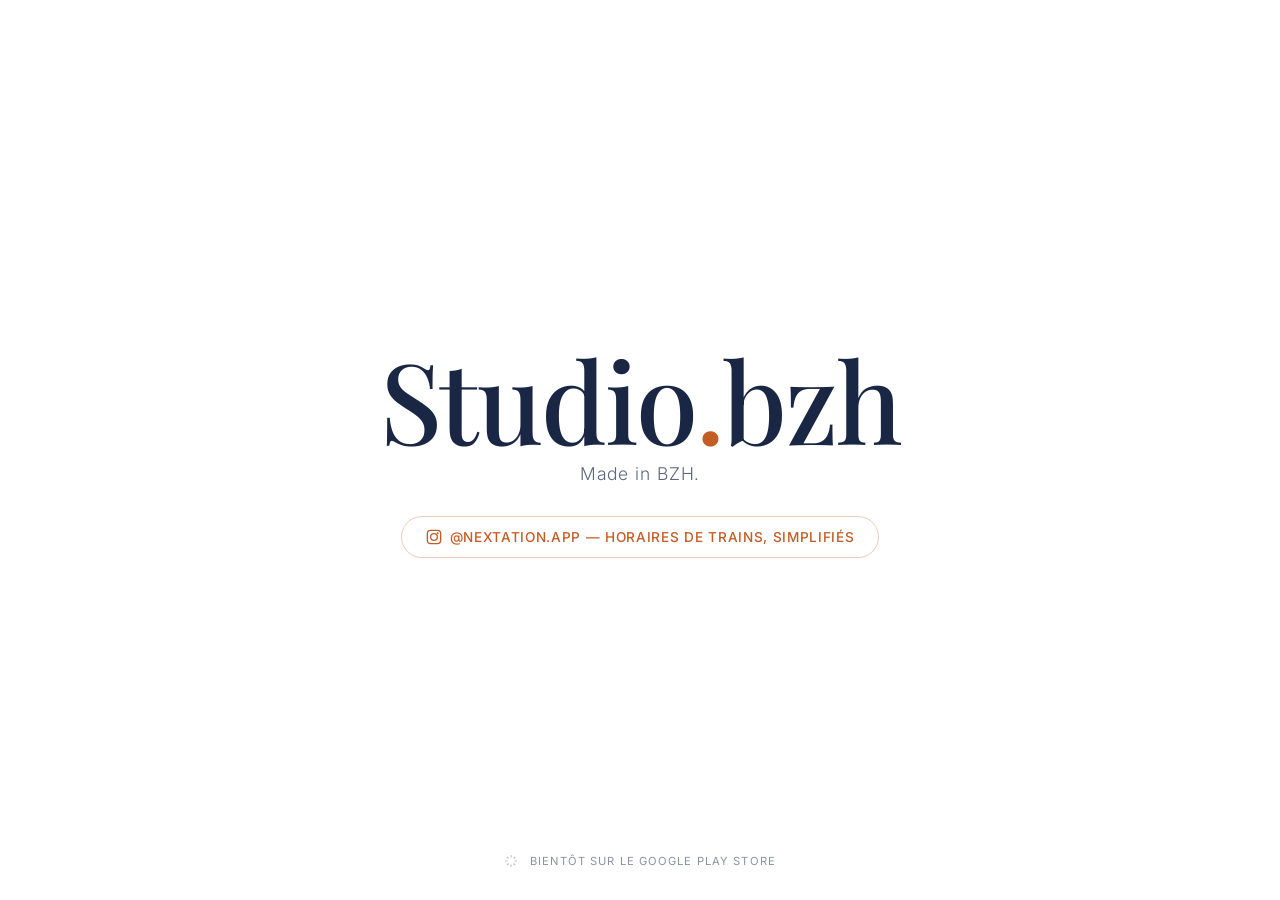
<file: nextation/docs/index.html>
<!DOCTYPE html>
<html lang="fr">
<head>
    <meta charset="UTF-8">
    <meta name="viewport" content="width=device-width, initial-scale=1.0">
    <title>Studio.bzh</title>
    <link href="https://fonts.googleapis.com/css2?family=Inter:wght@300;400;600&family=Playfair+Display:wght@500&display=swap" rel="stylesheet">
    <style>
        * {
            margin: 0;
            padding: 0;
            box-sizing: border-box;
        }

        body {
            font-family: 'Inter', sans-serif;
            background: #ffffff;
            color: #1a2744;
            height: 100vh;
            display: flex;
            align-items: center;
            justify-content: center;
            overflow: hidden;
        }

        .hero {
            position: relative;
            width: 100%;
            height: 100vh;
            display: flex;
            flex-direction: column;
            align-items: center;
            justify-content: center;
            text-align: center;
            padding: 2rem;
        }

        .hero__video-wrapper {
            position: absolute;
            inset: 0;
            z-index: 0;
            pointer-events: none;
            overflow: hidden;
        }

        .hero__video-wrapper iframe {
            position: absolute;
            top: 50%;
            left: 50%;
            width: 100vw;
            height: 100vh;
            transform: translate(-50%, -50%);
            min-width: 177.77vh;
            min-height: 56.25vw;
            border: none;
            opacity: 0.6;
        }

        .hero__overlay {
            position: absolute;
            inset: 0;
            background: linear-gradient(
                180deg,
                rgba(255,255,255,0.3) 0%,
                rgba(255,255,255,0.1) 50%,
                rgba(255,255,255,0.5) 100%
            );
            z-index: 1;
        }

        .hero__content {
            position: relative;
            z-index: 2;
        }

        .hero__title {
            font-family: 'Playfair Display', serif;
            font-size: clamp(3rem, 10vw, 7rem);
            font-weight: 500;
            color: #1a2744;
            line-height: 1;
            margin-bottom: 0.5rem;
            letter-spacing: -0.02em;
        }

        .hero__title .dot {
            color: #c45c26;
        }

        .hero__tagline {
            font-size: clamp(0.9rem, 2vw, 1.1rem);
            font-weight: 300;
            color: #1a2744;
            opacity: 0.7;
            margin-bottom: 2rem;
            letter-spacing: 0.05em;
        }

        .hero__link {
            display: inline-flex;
            align-items: center;
            gap: 0.5rem;
            color: #c45c26;
            text-decoration: none;
            font-size: 0.85rem;
            font-weight: 500;
            letter-spacing: 0.05em;
            text-transform: uppercase;
            padding: 0.75rem 1.5rem;
            border: 1px solid rgba(196, 92, 38, 0.3);
            border-radius: 100px;
            transition: all 0.3s ease;
            background: rgba(255,255,255,0.8);
            backdrop-filter: blur(10px);
        }

        .hero__link:hover {
            background: #c45c26;
            color: #ffffff;
            border-color: #c45c26;
            transform: translateY(-2px);
        }

        .hero__link svg {
            width: 16px;
            height: 16px;
        }

        .hero__soon {
            position: absolute;
            bottom: 2rem;
            left: 50%;
            transform: translateX(-50%);
            z-index: 2;
            display: flex;
            align-items: center;
            gap: 0.75rem;
            font-size: 0.7rem;
            color: #1a2744;
            opacity: 0.5;
            letter-spacing: 0.1em;
            text-transform: uppercase;
        }

        .hero__soon svg {
            width: 14px;
            height: 14px;
            opacity: 0.6;
        }
    </style>
</head>
<body>
    <div class="hero">
        <div class="hero__video-wrapper">
            <iframe 
                src="https://player.vimeo.com/video/1190288514?badge=0&autopause=0&autoplay=1&muted=1&loop=1&background=1&controls=0&title=0&byline=0&portrait=0" 
                allow="autoplay; fullscreen" 
                referrerpolicy="strict-origin-when-cross-origin">
            </iframe>
        </div>
        <div class="hero__overlay"></div>

        <div class="hero__content">
            <h1 class="hero__title">Studio<span class="dot">.</span>bzh</h1>
            <p class="hero__tagline">Made in BZH.</p>
            <a href="https://instagram.com/nextation.app" target="_blank" rel="noopener" class="hero__link">
                <svg viewBox="0 0 24 24" fill="none" stroke="currentColor" stroke-width="2">
                    <rect x="2" y="2" width="20" height="20" rx="5"/>
                    <circle cx="12" cy="12" r="5"/>
                    <circle cx="17.5" cy="6.5" r="1.5" fill="currentColor" stroke="none"/>
                </svg>
                @nextation.app — Horaires de trains, simplifiés
            </a>
        </div>

        <div class="hero__soon">
            <svg viewBox="0 0 24 24" fill="none" stroke="currentColor" stroke-width="2">
                <path d="M12 2v4m0 12v4M4.93 4.93l2.83 2.83m8.48 8.48l2.83 2.83M2 12h4m12 0h4M4.93 19.07l2.83-2.83m8.48-8.48l2.83-2.83"/>
            </svg>
            Bientôt sur le Google Play Store
        </div>
    </div>
</body>
</html>
</file>
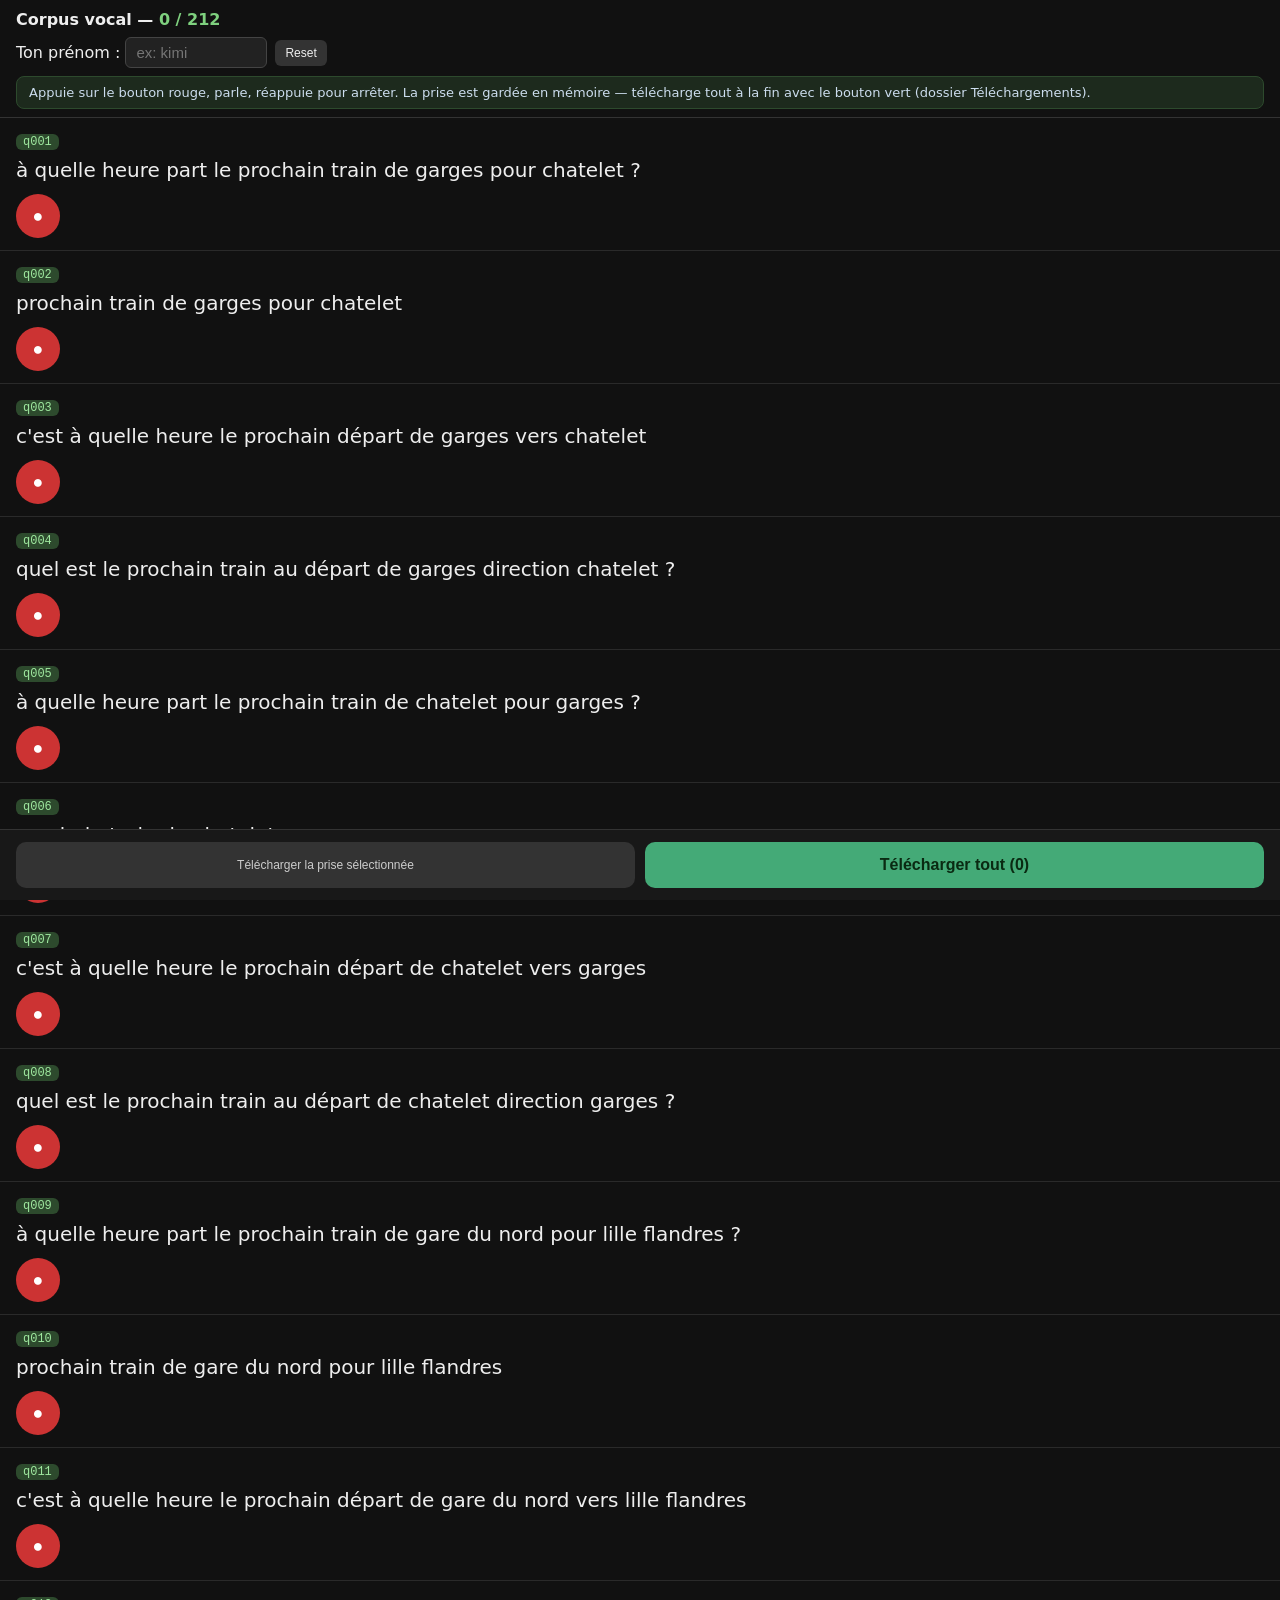
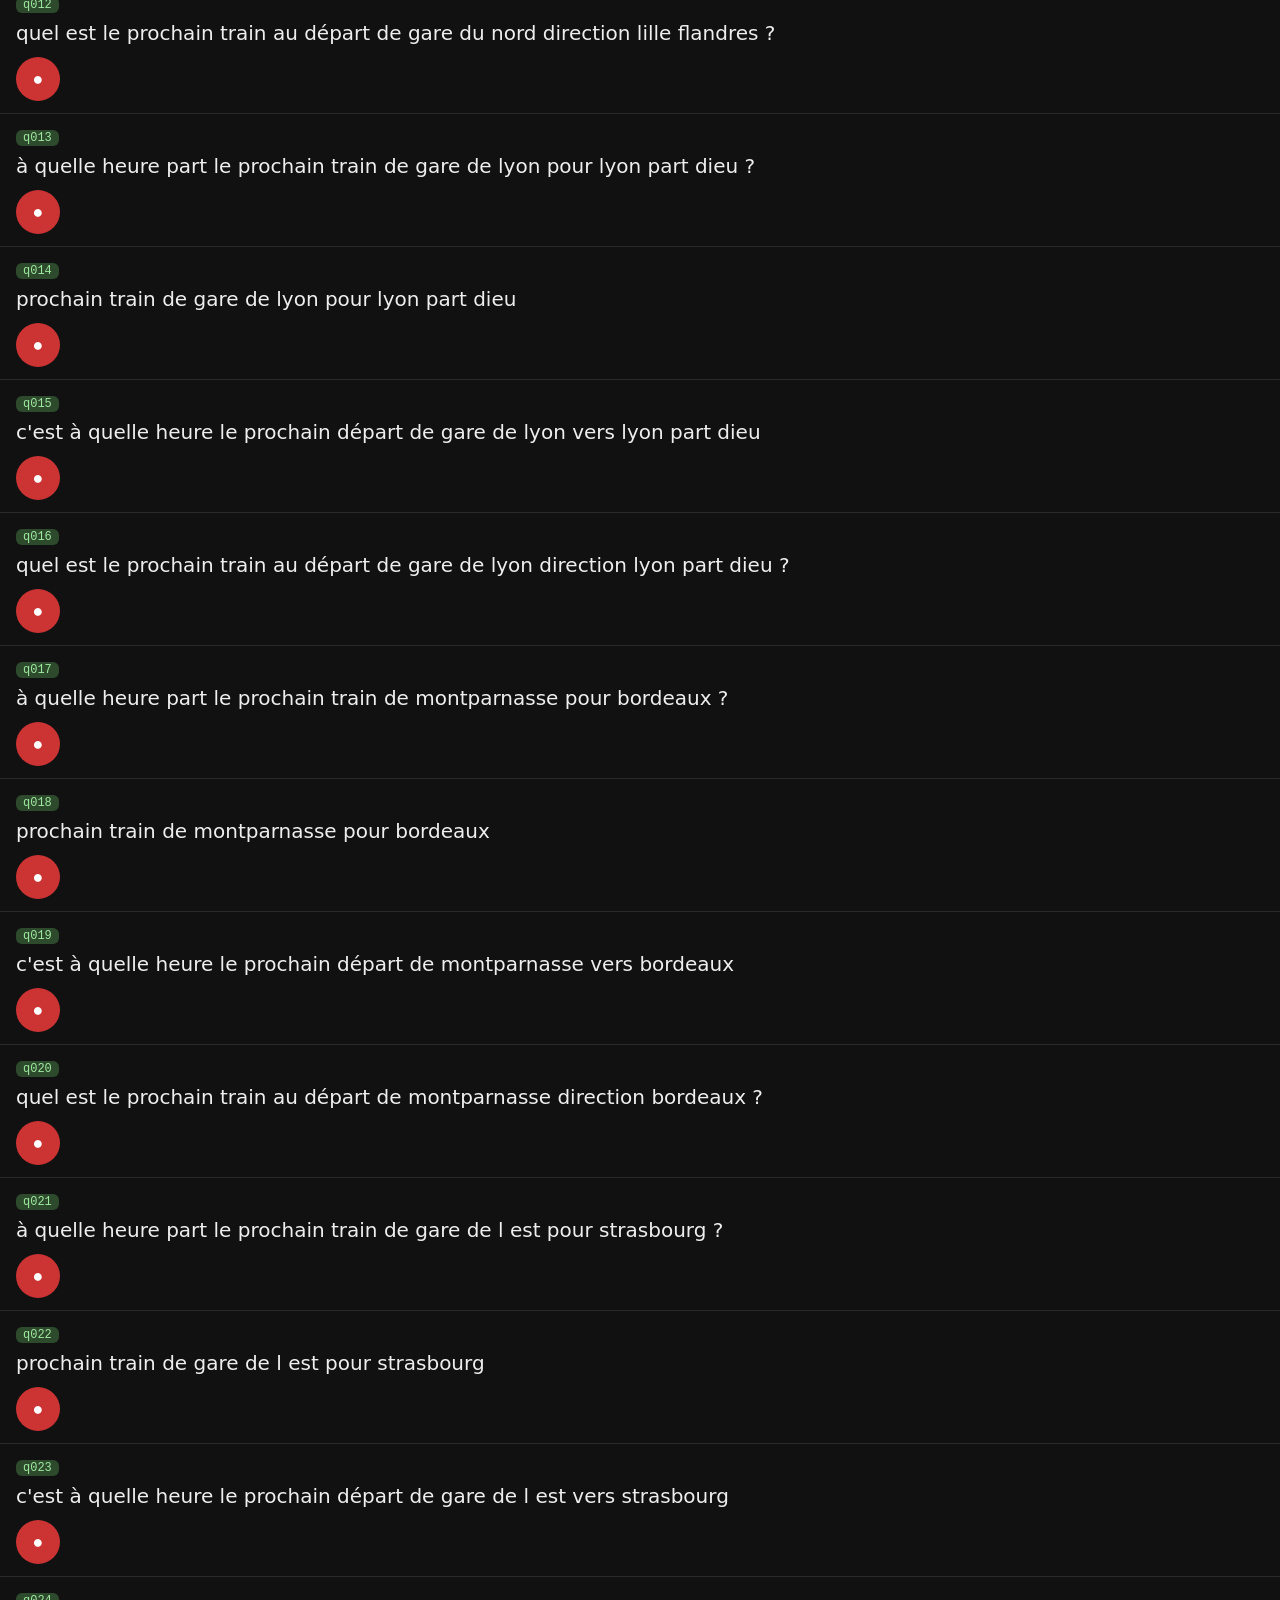
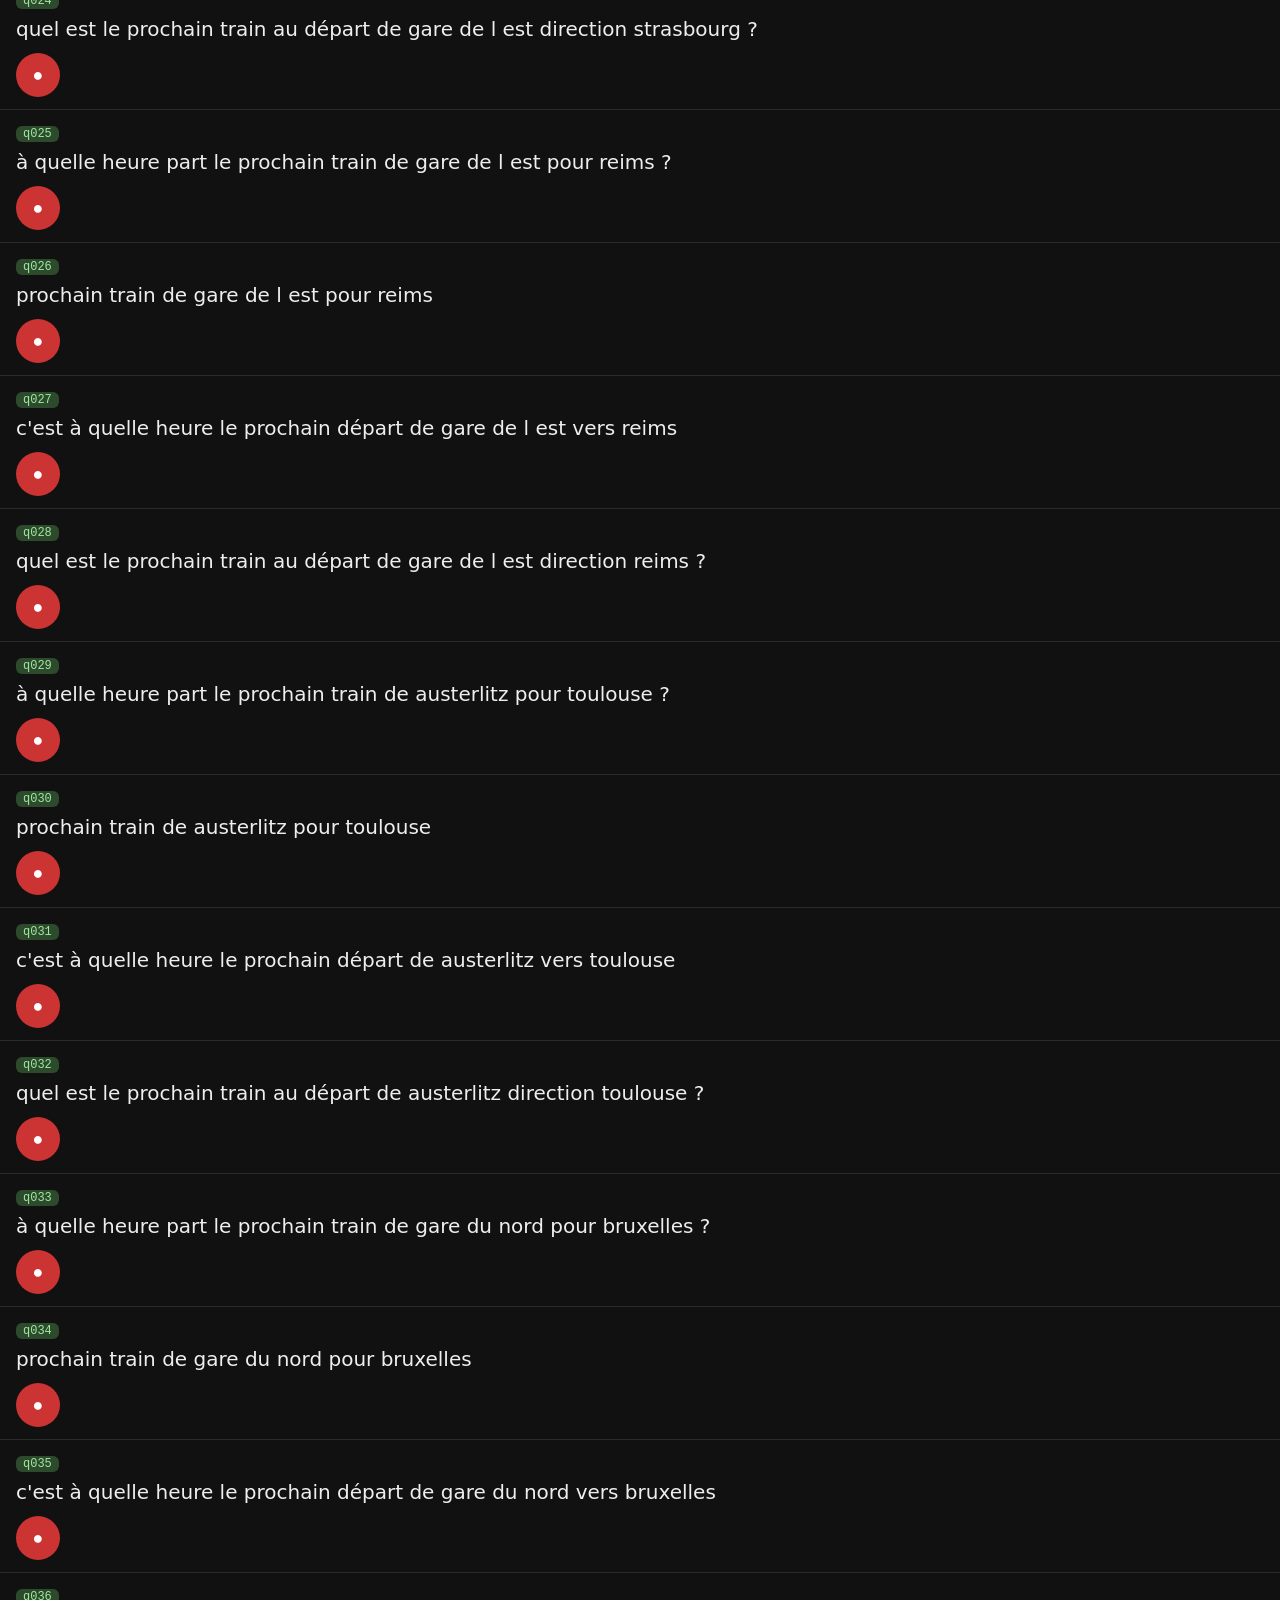
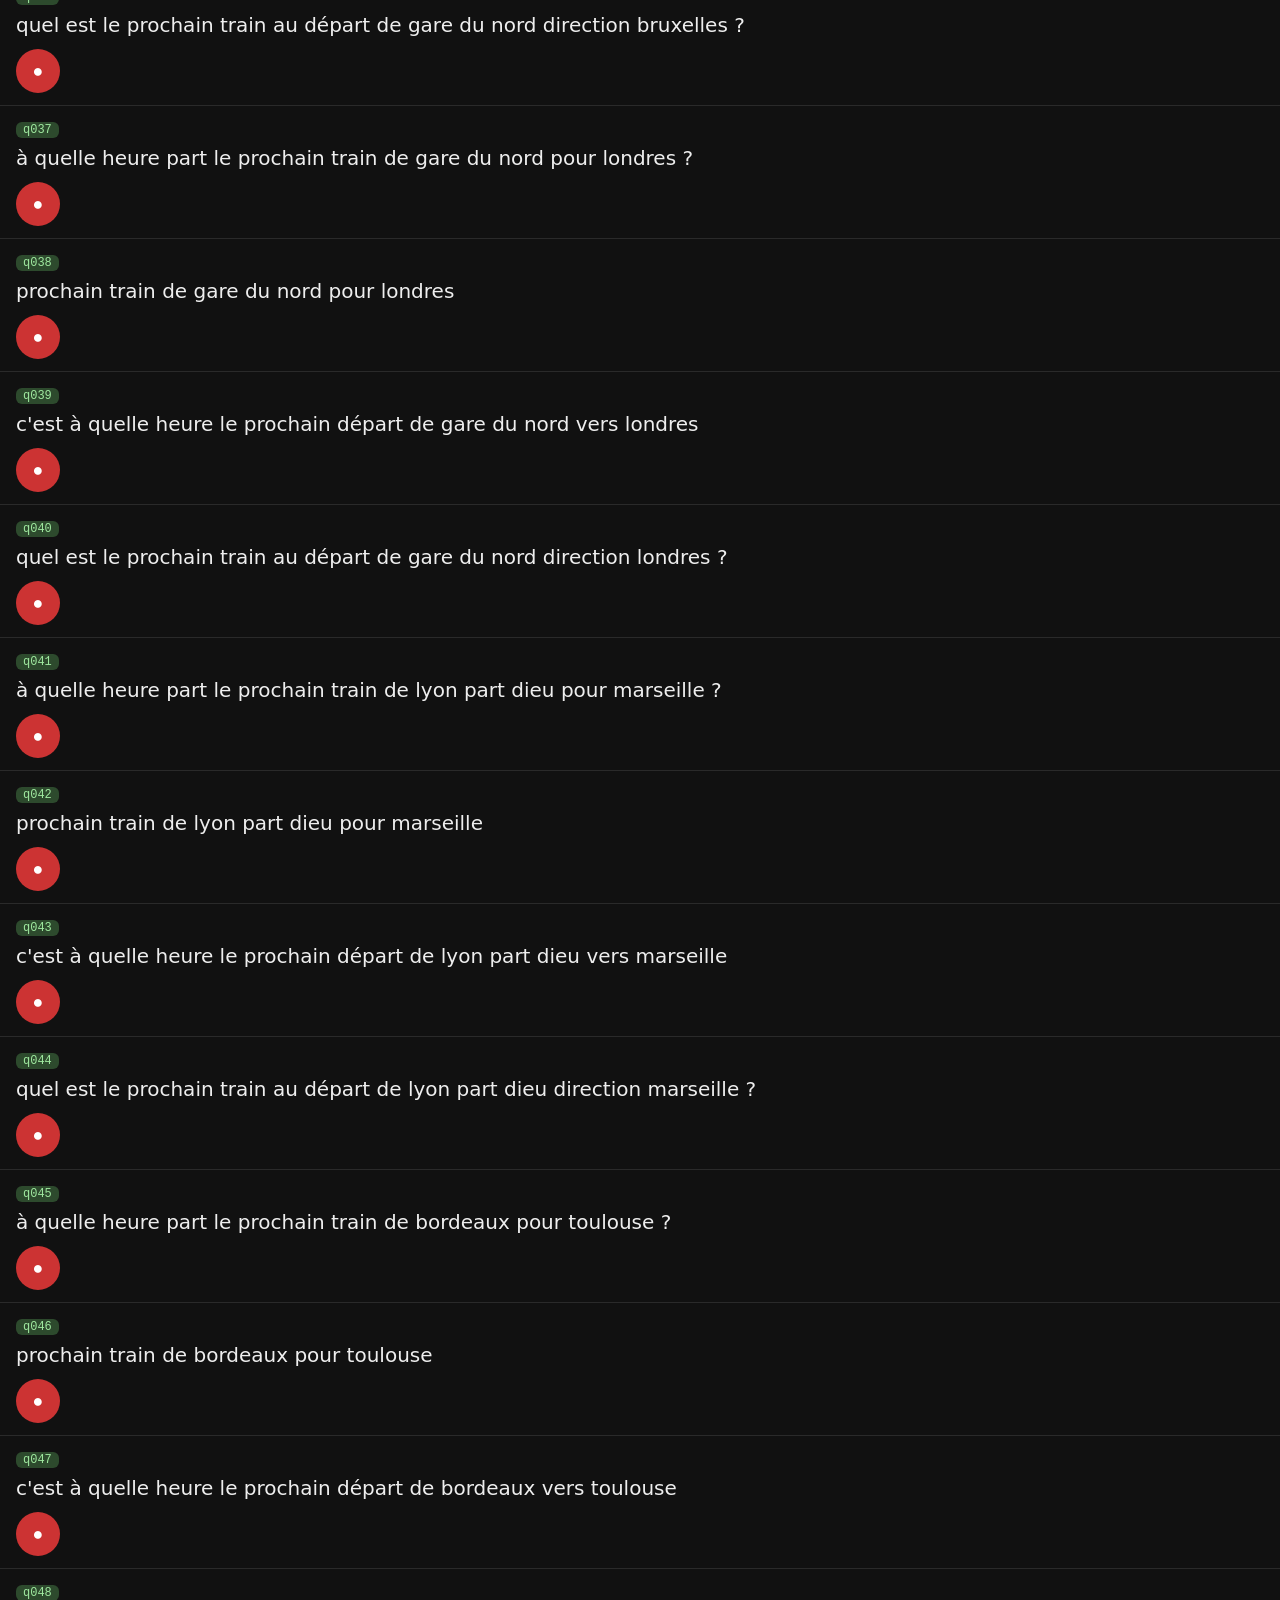
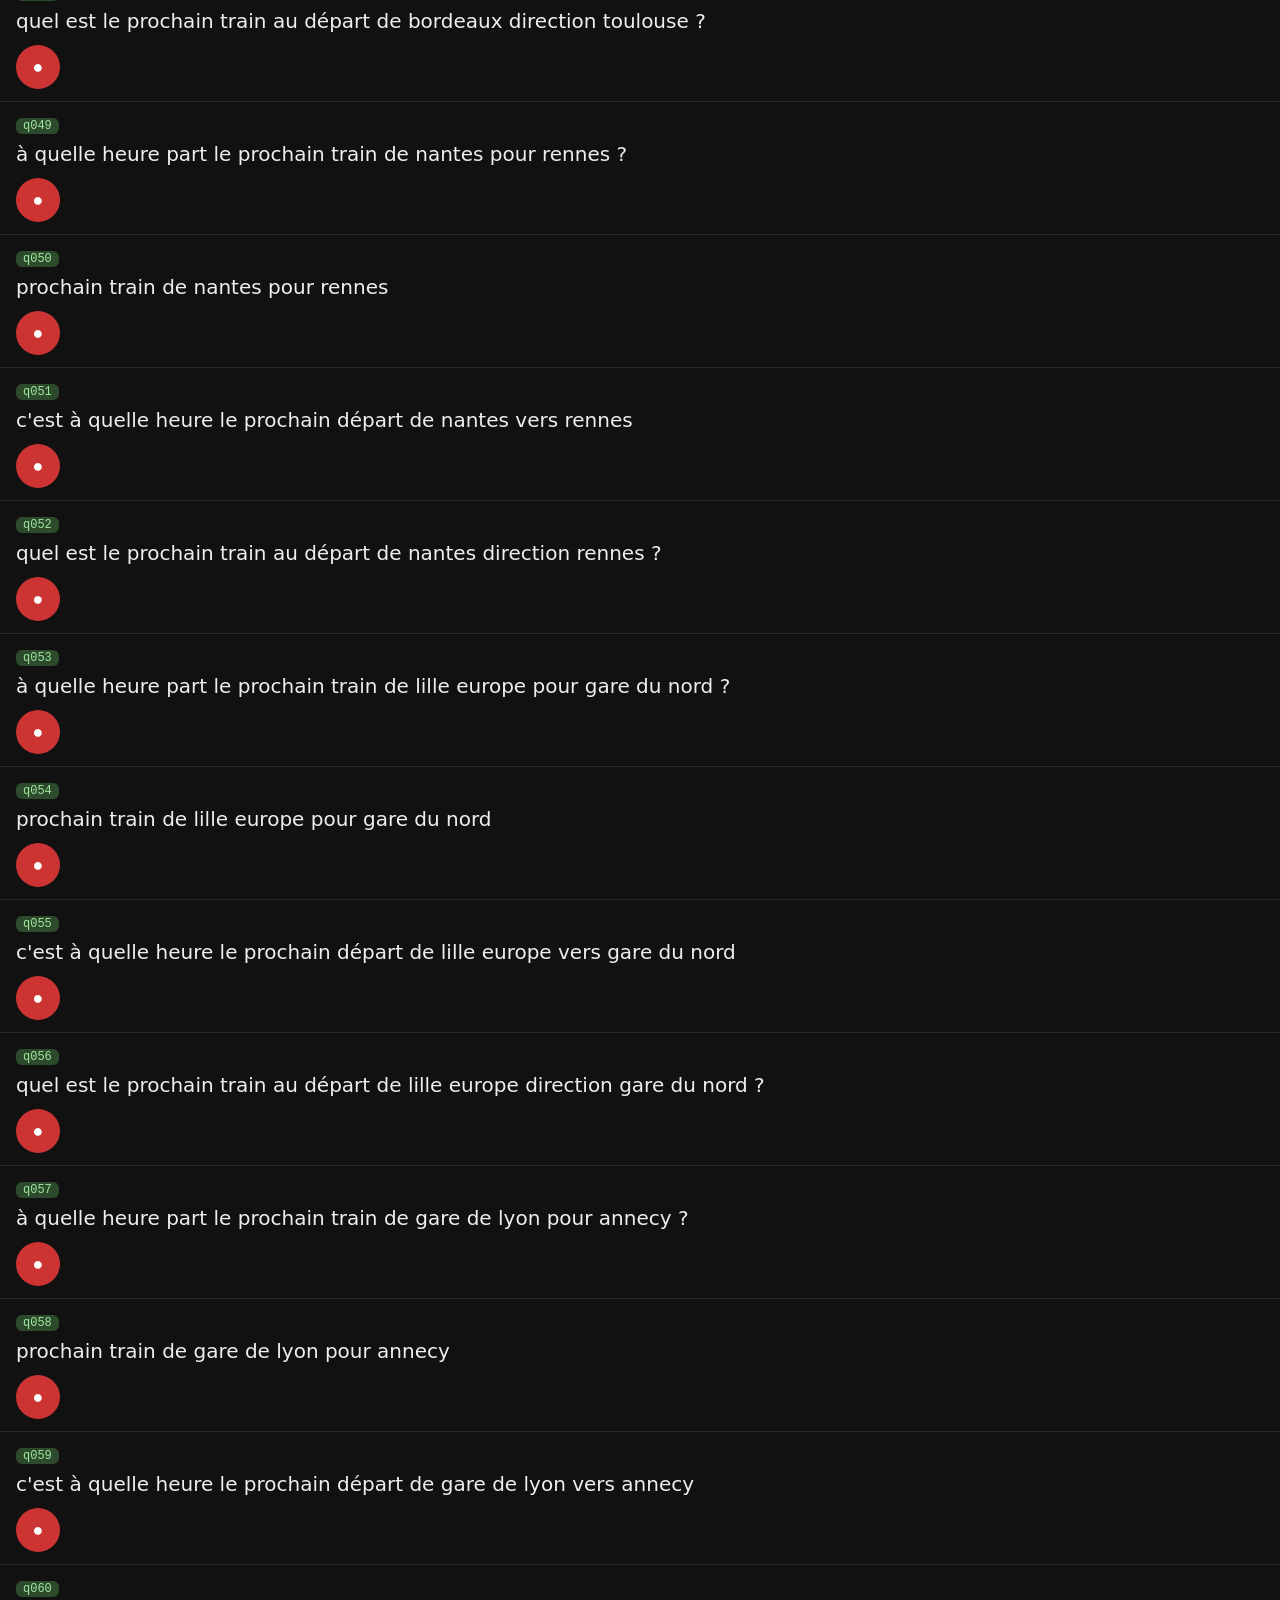
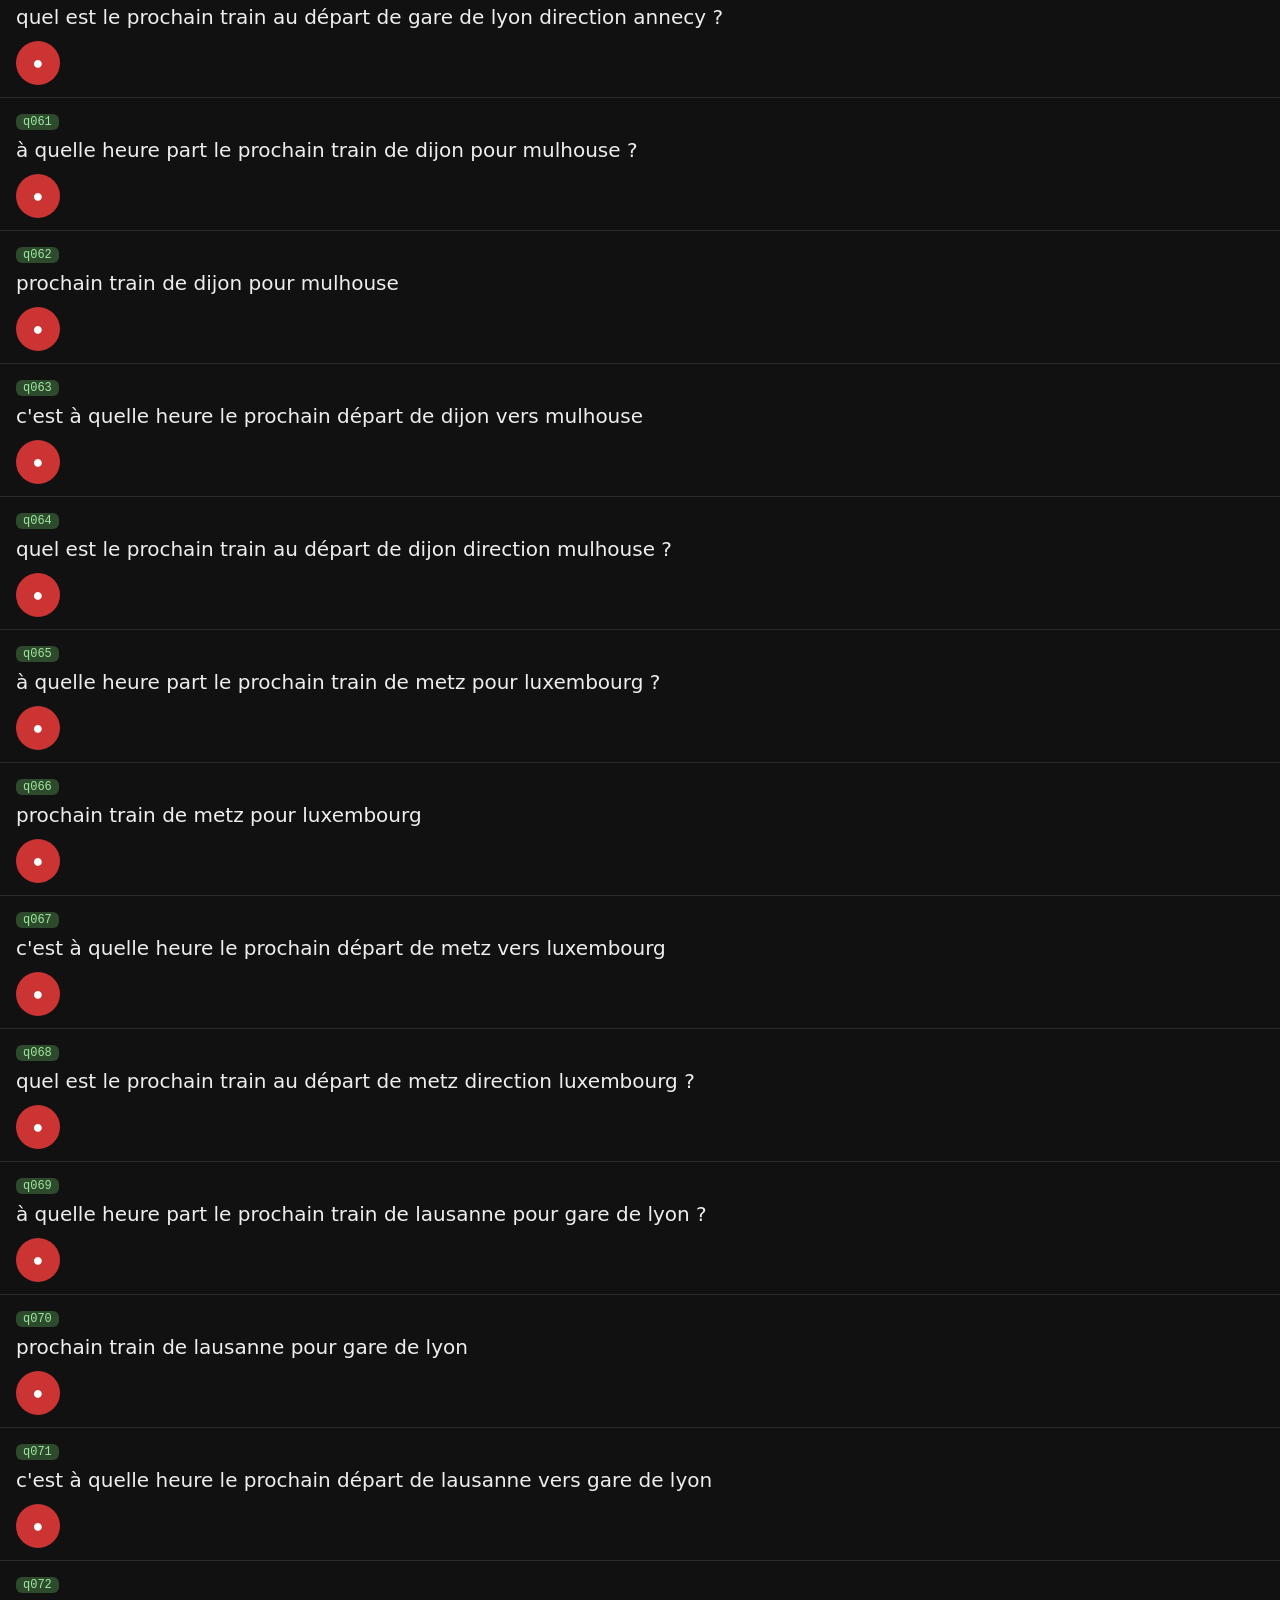
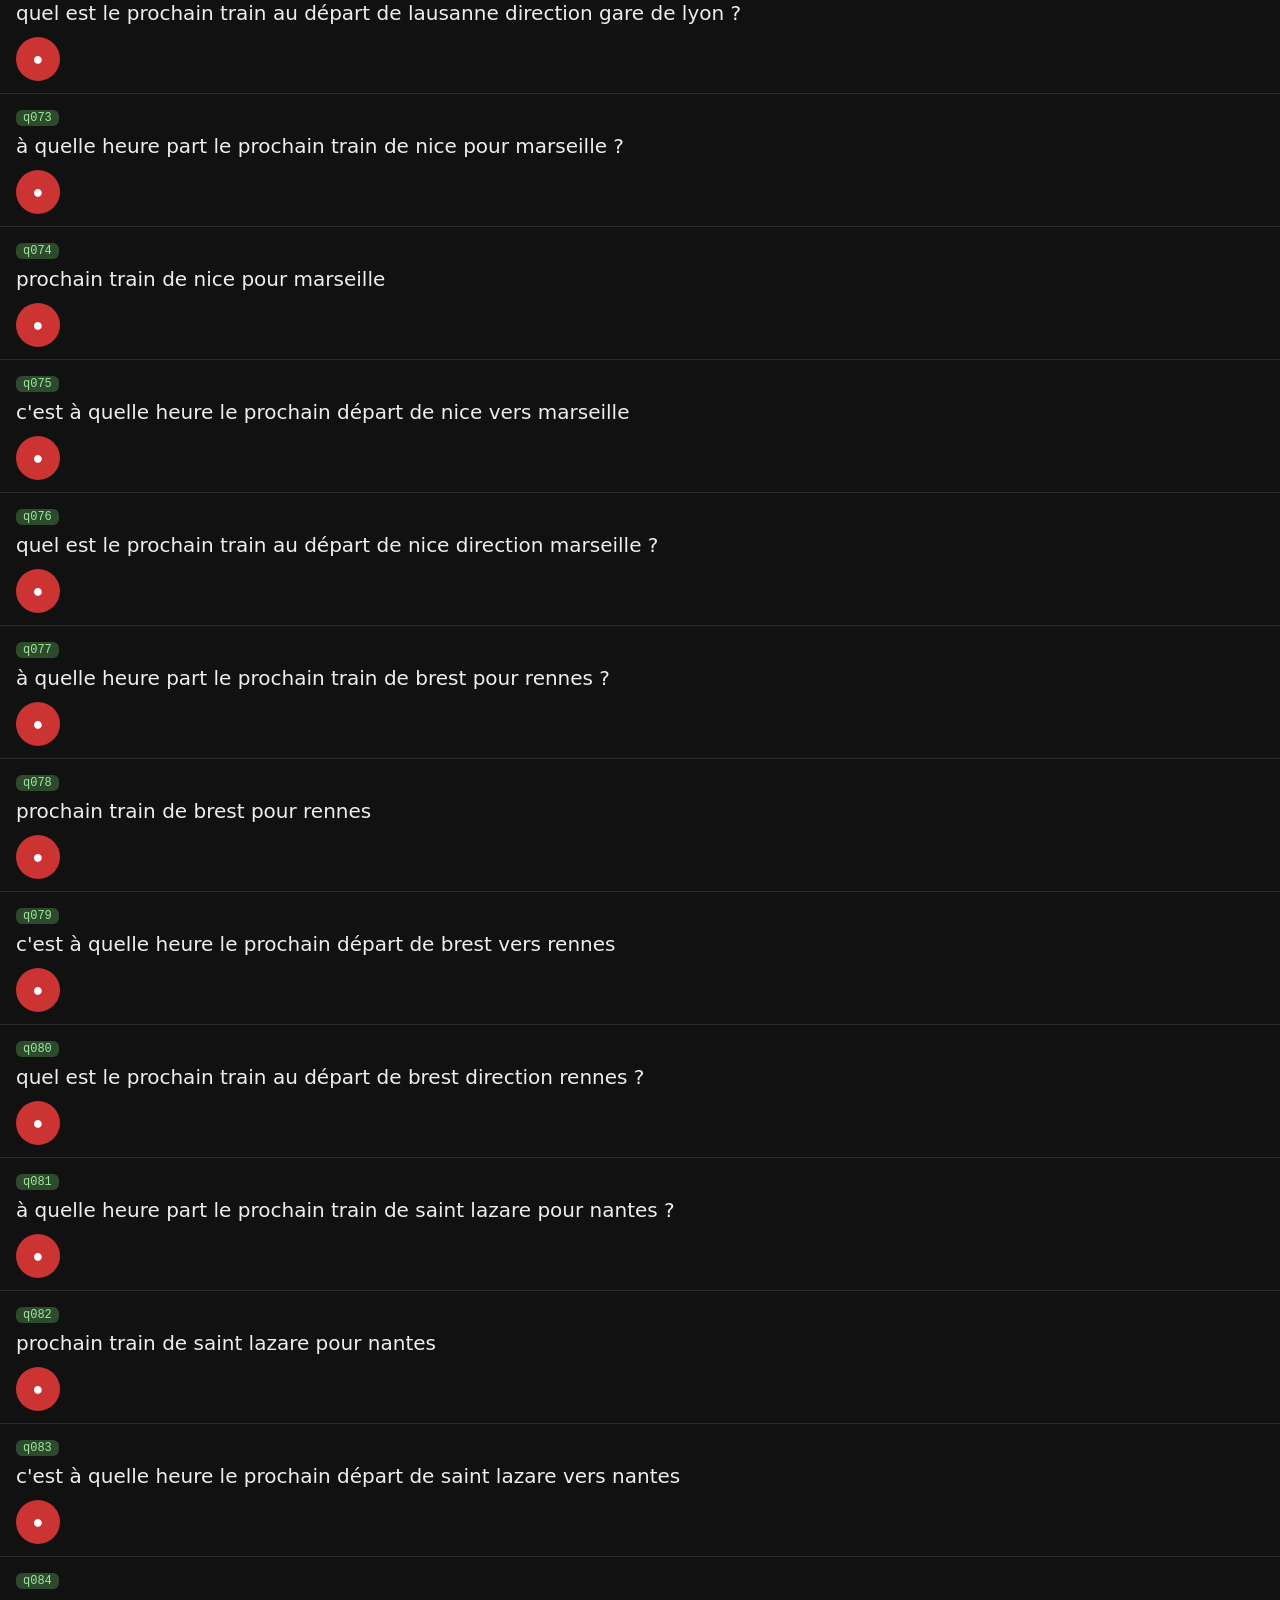
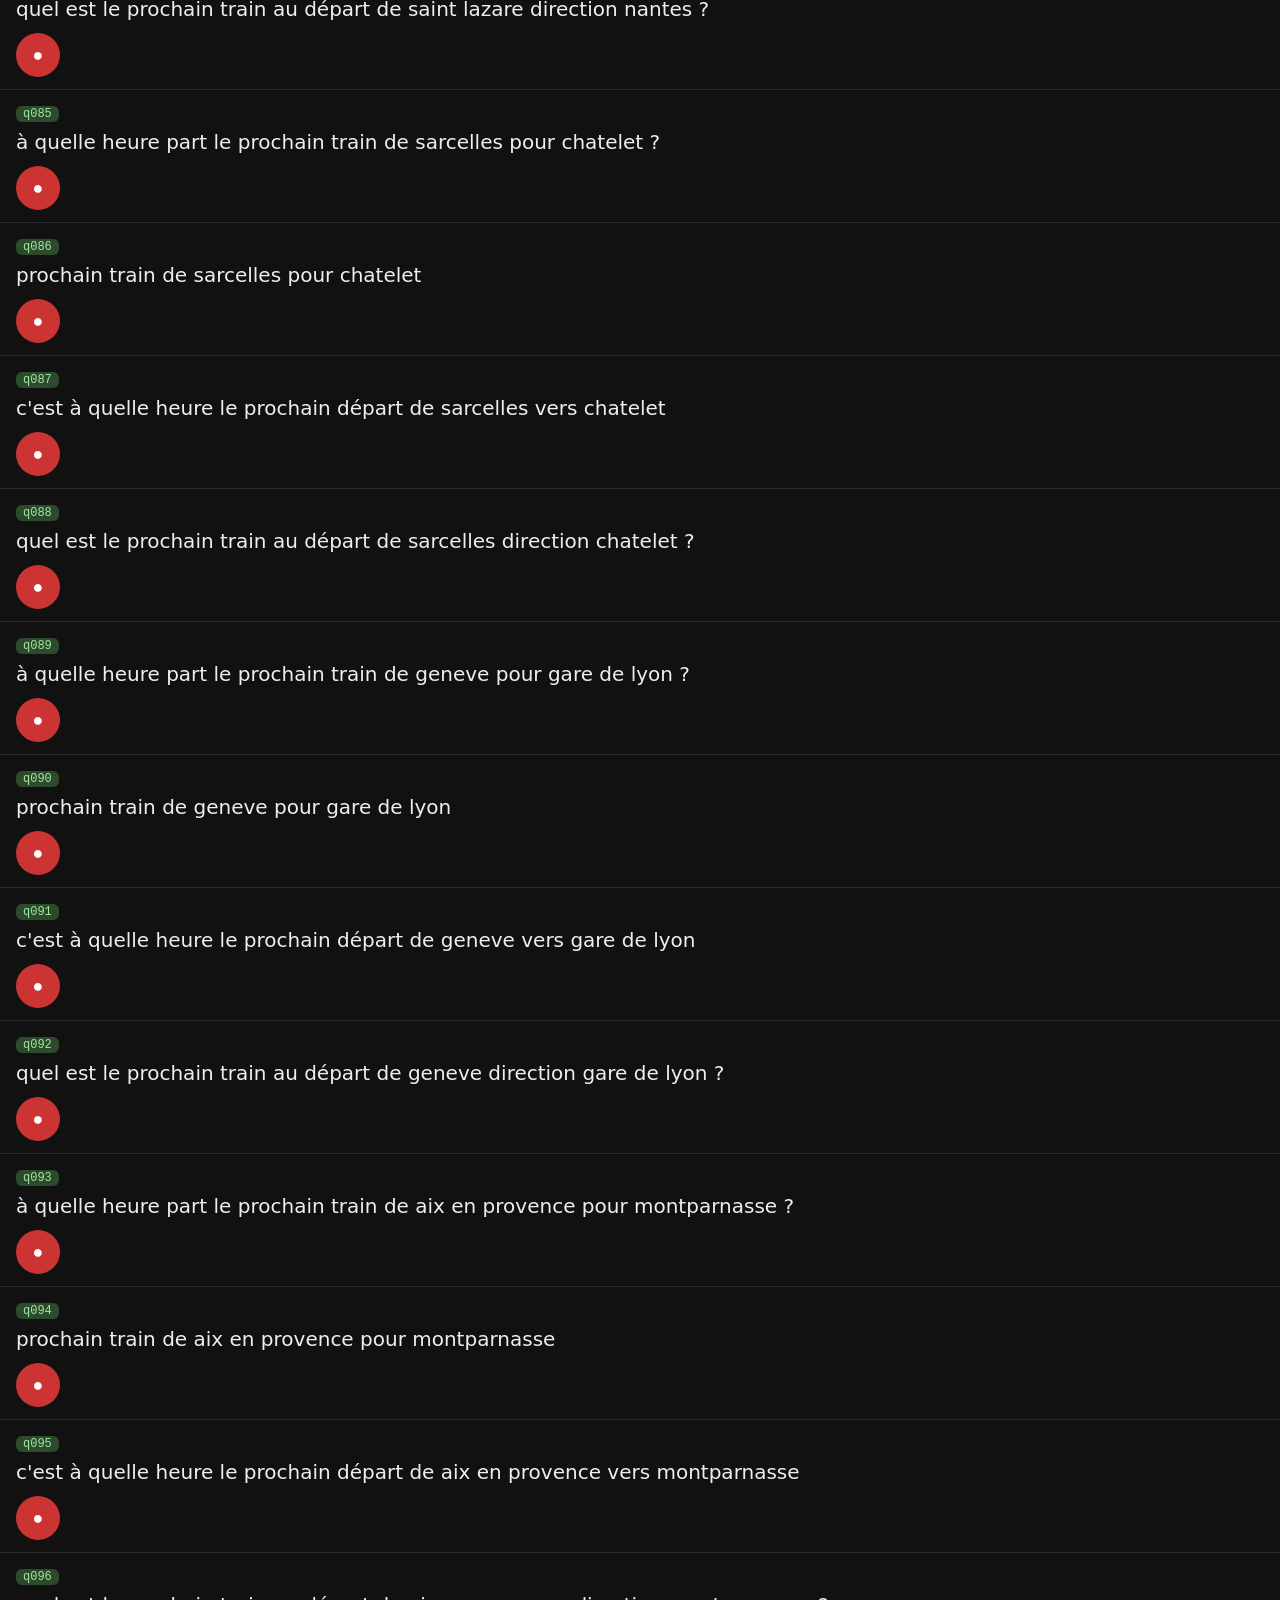
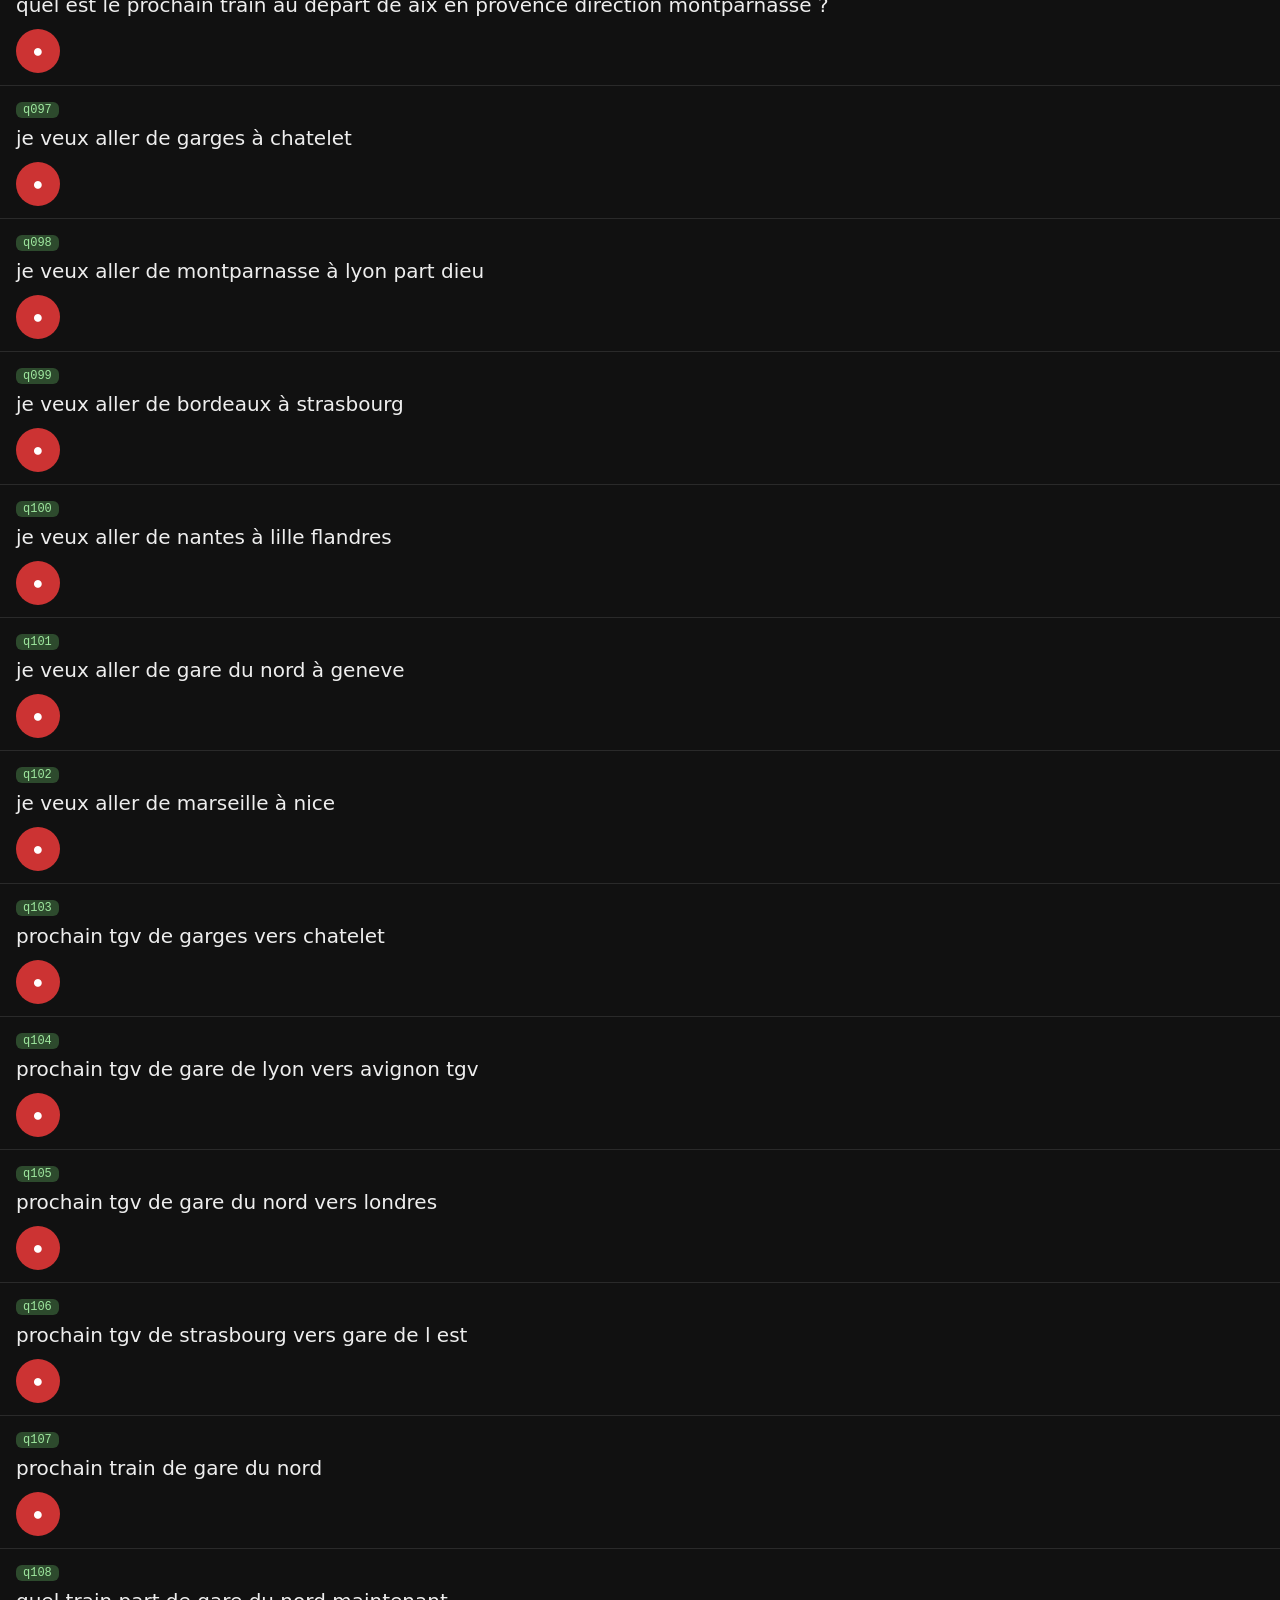
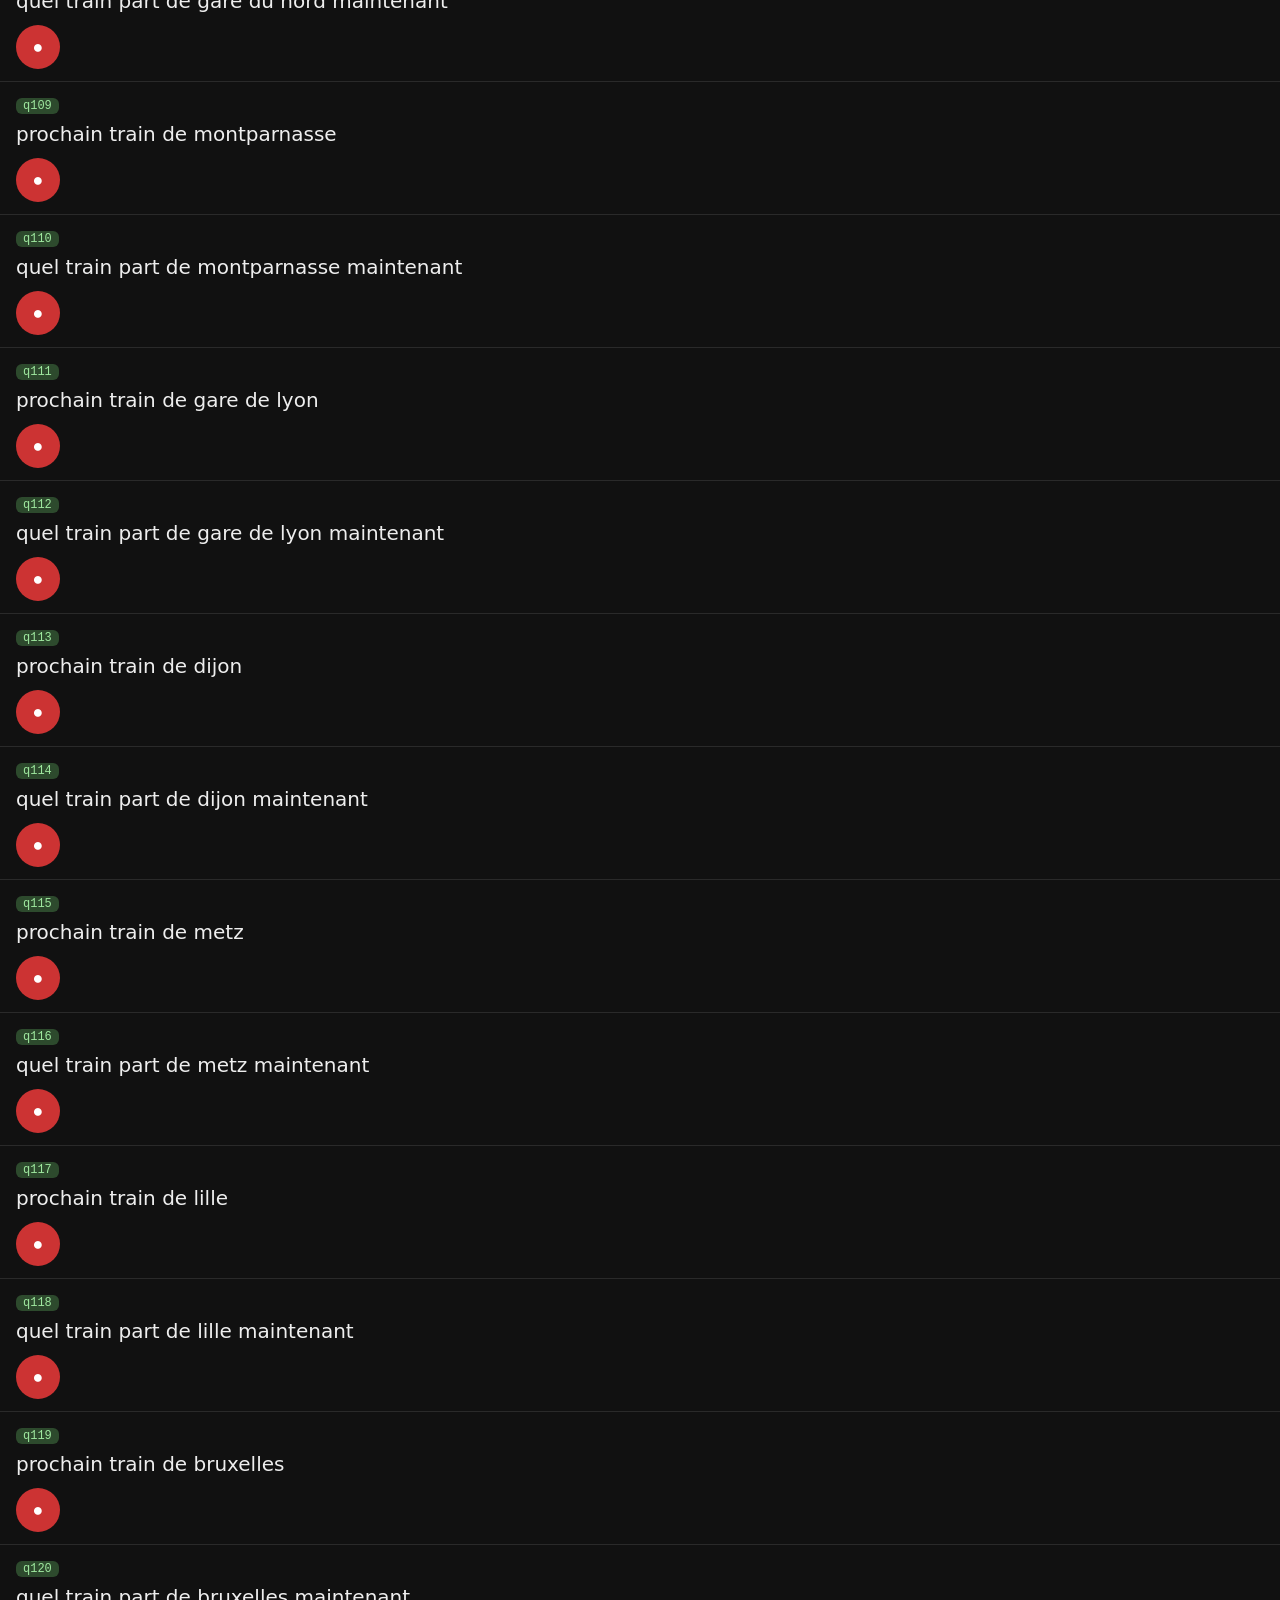
<file: docs/prompts.html>
<!DOCTYPE html>
<html lang="fr">
<head>
<meta charset="utf-8">
<meta name="viewport" content="width=device-width, initial-scale=1">
<title>Corpus vocal — enregistrement</title>
<style>
  body { font-family: system-ui, sans-serif; margin: 0; background: #111; color: #eee; padding-bottom: 90px; }
  header { position: sticky; top: 0; background: #111; padding: 10px 16px 8px; border-bottom: 1px solid #333; z-index: 5; }
  h1 { font-size: 16px; margin: 0; }
  .row { display: flex; gap: 8px; align-items: center; margin-top: 8px; flex-wrap: wrap; }
  #speaker { background: #222; color: #eee; border: 1px solid #444; border-radius: 6px; padding: 6px 10px; font-size: 15px; width: 120px; }
  #progress { font-weight: bold; color: #7fd17f; margin-left: auto; }
  .notice { font-size: 13px; color: #cde; background: #1d2a1d; border: 1px solid #2d4a2d; border-radius: 8px; padding: 8px 12px; margin-top: 8px; }
  .reset { background: #333; color: #eee; border: none; border-radius: 6px; padding: 6px 10px; font-size: 12px; }
  li { list-style: none; padding: 12px 16px; border-bottom: 1px solid #2a2a2a; }
  li.done { opacity: .4; }
  .id { font-family: monospace; background: #2d4a2d; color: #9fe89f; padding: 1px 7px; border-radius: 6px; font-size: 12px; }
  .txt { font-size: 20px; line-height: 1.35; margin: 8px 0 10px; }
  .btns { display: flex; gap: 10px; align-items: center; }
  .rec { background: #c33; border: none; color: #fff; border-radius: 50%; width: 44px; height: 44px; font-size: 18px; }
  .rec.stop { background: #555; border-radius: 10px; }
  .replay { background: #2a4a6a; color: #fff; border: none; border-radius: 8px; padding: 8px 12px; font-size: 14px; }
  .status { font-size: 13px; color: #999; margin-left: 8px; }
  .status.ok { color: #7fd17f; }
  footer { position: fixed; bottom: 0; left: 0; right: 0; background: #181818; border-top: 1px solid #333; padding: 12px 16px; display: flex; gap: 10px; z-index: 5; }
  footer button { flex: 1; border: none; border-radius: 10px; padding: 14px; font-size: 16px; font-weight: bold; }
  #dlall { background: #4a7; color: #0a2a12; }
  #dlzipnote { background: #333; color: #ccc; font-size: 12px; font-weight: normal; }
  ul { padding: 0; margin: 0; }
</style>
</head>
<body>
<header>
  <h1>Corpus vocal — <span id="progress"></span></h1>
  <div class="row">
    <label>Ton prénom : <input id="speaker" placeholder="ex: kimi"></label>
    <button class="reset" onclick="if(confirm('Effacer la progression (les prises restent téléchargeables) ?')){localStorage.clear();location.reload()}">Reset</button>
    <span id="progress"></span>
  </div>
  <div class="notice" id="notice">Appuie sur le bouton rouge, parle, réappuie pour arrêter. La prise est gardée en mémoire — télécharge tout à la fin avec le bouton vert (dossier Téléchargements).</div>
</header>
<ul id="list"></ul>
<footer>
  <button id="dlzipnote" onclick="dlOne()">Télécharger la prise sélectionnée</button>
  <button id="dlall" onclick="dlAll()">Télécharger tout (<span id="nclip">0</span>)</button>
</footer>
<script>
const PROMPTS = [{"id": "q001", "text": "à quelle heure part le prochain train de garges pour chatelet ?"}, {"id": "q002", "text": "prochain train de garges pour chatelet"}, {"id": "q003", "text": "c'est à quelle heure le prochain départ de garges vers chatelet"}, {"id": "q004", "text": "quel est le prochain train au départ de garges direction chatelet ?"}, {"id": "q005", "text": "à quelle heure part le prochain train de chatelet pour garges ?"}, {"id": "q006", "text": "prochain train de chatelet pour garges"}, {"id": "q007", "text": "c'est à quelle heure le prochain départ de chatelet vers garges"}, {"id": "q008", "text": "quel est le prochain train au départ de chatelet direction garges ?"}, {"id": "q009", "text": "à quelle heure part le prochain train de gare du nord pour lille flandres ?"}, {"id": "q010", "text": "prochain train de gare du nord pour lille flandres"}, {"id": "q011", "text": "c'est à quelle heure le prochain départ de gare du nord vers lille flandres"}, {"id": "q012", "text": "quel est le prochain train au départ de gare du nord direction lille flandres ?"}, {"id": "q013", "text": "à quelle heure part le prochain train de gare de lyon pour lyon part dieu ?"}, {"id": "q014", "text": "prochain train de gare de lyon pour lyon part dieu"}, {"id": "q015", "text": "c'est à quelle heure le prochain départ de gare de lyon vers lyon part dieu"}, {"id": "q016", "text": "quel est le prochain train au départ de gare de lyon direction lyon part dieu ?"}, {"id": "q017", "text": "à quelle heure part le prochain train de montparnasse pour bordeaux ?"}, {"id": "q018", "text": "prochain train de montparnasse pour bordeaux"}, {"id": "q019", "text": "c'est à quelle heure le prochain départ de montparnasse vers bordeaux"}, {"id": "q020", "text": "quel est le prochain train au départ de montparnasse direction bordeaux ?"}, {"id": "q021", "text": "à quelle heure part le prochain train de gare de l est pour strasbourg ?"}, {"id": "q022", "text": "prochain train de gare de l est pour strasbourg"}, {"id": "q023", "text": "c'est à quelle heure le prochain départ de gare de l est vers strasbourg"}, {"id": "q024", "text": "quel est le prochain train au départ de gare de l est direction strasbourg ?"}, {"id": "q025", "text": "à quelle heure part le prochain train de gare de l est pour reims ?"}, {"id": "q026", "text": "prochain train de gare de l est pour reims"}, {"id": "q027", "text": "c'est à quelle heure le prochain départ de gare de l est vers reims"}, {"id": "q028", "text": "quel est le prochain train au départ de gare de l est direction reims ?"}, {"id": "q029", "text": "à quelle heure part le prochain train de austerlitz pour toulouse ?"}, {"id": "q030", "text": "prochain train de austerlitz pour toulouse"}, {"id": "q031", "text": "c'est à quelle heure le prochain départ de austerlitz vers toulouse"}, {"id": "q032", "text": "quel est le prochain train au départ de austerlitz direction toulouse ?"}, {"id": "q033", "text": "à quelle heure part le prochain train de gare du nord pour bruxelles ?"}, {"id": "q034", "text": "prochain train de gare du nord pour bruxelles"}, {"id": "q035", "text": "c'est à quelle heure le prochain départ de gare du nord vers bruxelles"}, {"id": "q036", "text": "quel est le prochain train au départ de gare du nord direction bruxelles ?"}, {"id": "q037", "text": "à quelle heure part le prochain train de gare du nord pour londres ?"}, {"id": "q038", "text": "prochain train de gare du nord pour londres"}, {"id": "q039", "text": "c'est à quelle heure le prochain départ de gare du nord vers londres"}, {"id": "q040", "text": "quel est le prochain train au départ de gare du nord direction londres ?"}, {"id": "q041", "text": "à quelle heure part le prochain train de lyon part dieu pour marseille ?"}, {"id": "q042", "text": "prochain train de lyon part dieu pour marseille"}, {"id": "q043", "text": "c'est à quelle heure le prochain départ de lyon part dieu vers marseille"}, {"id": "q044", "text": "quel est le prochain train au départ de lyon part dieu direction marseille ?"}, {"id": "q045", "text": "à quelle heure part le prochain train de bordeaux pour toulouse ?"}, {"id": "q046", "text": "prochain train de bordeaux pour toulouse"}, {"id": "q047", "text": "c'est à quelle heure le prochain départ de bordeaux vers toulouse"}, {"id": "q048", "text": "quel est le prochain train au départ de bordeaux direction toulouse ?"}, {"id": "q049", "text": "à quelle heure part le prochain train de nantes pour rennes ?"}, {"id": "q050", "text": "prochain train de nantes pour rennes"}, {"id": "q051", "text": "c'est à quelle heure le prochain départ de nantes vers rennes"}, {"id": "q052", "text": "quel est le prochain train au départ de nantes direction rennes ?"}, {"id": "q053", "text": "à quelle heure part le prochain train de lille europe pour gare du nord ?"}, {"id": "q054", "text": "prochain train de lille europe pour gare du nord"}, {"id": "q055", "text": "c'est à quelle heure le prochain départ de lille europe vers gare du nord"}, {"id": "q056", "text": "quel est le prochain train au départ de lille europe direction gare du nord ?"}, {"id": "q057", "text": "à quelle heure part le prochain train de gare de lyon pour annecy ?"}, {"id": "q058", "text": "prochain train de gare de lyon pour annecy"}, {"id": "q059", "text": "c'est à quelle heure le prochain départ de gare de lyon vers annecy"}, {"id": "q060", "text": "quel est le prochain train au départ de gare de lyon direction annecy ?"}, {"id": "q061", "text": "à quelle heure part le prochain train de dijon pour mulhouse ?"}, {"id": "q062", "text": "prochain train de dijon pour mulhouse"}, {"id": "q063", "text": "c'est à quelle heure le prochain départ de dijon vers mulhouse"}, {"id": "q064", "text": "quel est le prochain train au départ de dijon direction mulhouse ?"}, {"id": "q065", "text": "à quelle heure part le prochain train de metz pour luxembourg ?"}, {"id": "q066", "text": "prochain train de metz pour luxembourg"}, {"id": "q067", "text": "c'est à quelle heure le prochain départ de metz vers luxembourg"}, {"id": "q068", "text": "quel est le prochain train au départ de metz direction luxembourg ?"}, {"id": "q069", "text": "à quelle heure part le prochain train de lausanne pour gare de lyon ?"}, {"id": "q070", "text": "prochain train de lausanne pour gare de lyon"}, {"id": "q071", "text": "c'est à quelle heure le prochain départ de lausanne vers gare de lyon"}, {"id": "q072", "text": "quel est le prochain train au départ de lausanne direction gare de lyon ?"}, {"id": "q073", "text": "à quelle heure part le prochain train de nice pour marseille ?"}, {"id": "q074", "text": "prochain train de nice pour marseille"}, {"id": "q075", "text": "c'est à quelle heure le prochain départ de nice vers marseille"}, {"id": "q076", "text": "quel est le prochain train au départ de nice direction marseille ?"}, {"id": "q077", "text": "à quelle heure part le prochain train de brest pour rennes ?"}, {"id": "q078", "text": "prochain train de brest pour rennes"}, {"id": "q079", "text": "c'est à quelle heure le prochain départ de brest vers rennes"}, {"id": "q080", "text": "quel est le prochain train au départ de brest direction rennes ?"}, {"id": "q081", "text": "à quelle heure part le prochain train de saint lazare pour nantes ?"}, {"id": "q082", "text": "prochain train de saint lazare pour nantes"}, {"id": "q083", "text": "c'est à quelle heure le prochain départ de saint lazare vers nantes"}, {"id": "q084", "text": "quel est le prochain train au départ de saint lazare direction nantes ?"}, {"id": "q085", "text": "à quelle heure part le prochain train de sarcelles pour chatelet ?"}, {"id": "q086", "text": "prochain train de sarcelles pour chatelet"}, {"id": "q087", "text": "c'est à quelle heure le prochain départ de sarcelles vers chatelet"}, {"id": "q088", "text": "quel est le prochain train au départ de sarcelles direction chatelet ?"}, {"id": "q089", "text": "à quelle heure part le prochain train de geneve pour gare de lyon ?"}, {"id": "q090", "text": "prochain train de geneve pour gare de lyon"}, {"id": "q091", "text": "c'est à quelle heure le prochain départ de geneve vers gare de lyon"}, {"id": "q092", "text": "quel est le prochain train au départ de geneve direction gare de lyon ?"}, {"id": "q093", "text": "à quelle heure part le prochain train de aix en provence pour montparnasse ?"}, {"id": "q094", "text": "prochain train de aix en provence pour montparnasse"}, {"id": "q095", "text": "c'est à quelle heure le prochain départ de aix en provence vers montparnasse"}, {"id": "q096", "text": "quel est le prochain train au départ de aix en provence direction montparnasse ?"}, {"id": "q097", "text": "je veux aller de garges à chatelet"}, {"id": "q098", "text": "je veux aller de montparnasse à lyon part dieu"}, {"id": "q099", "text": "je veux aller de bordeaux à strasbourg"}, {"id": "q100", "text": "je veux aller de nantes à lille flandres"}, {"id": "q101", "text": "je veux aller de gare du nord à geneve"}, {"id": "q102", "text": "je veux aller de marseille à nice"}, {"id": "q103", "text": "prochain tgv de garges vers chatelet"}, {"id": "q104", "text": "prochain tgv de gare de lyon vers avignon tgv"}, {"id": "q105", "text": "prochain tgv de gare du nord vers londres"}, {"id": "q106", "text": "prochain tgv de strasbourg vers gare de l est"}, {"id": "q107", "text": "prochain train de gare du nord"}, {"id": "q108", "text": "quel train part de gare du nord maintenant"}, {"id": "q109", "text": "prochain train de montparnasse"}, {"id": "q110", "text": "quel train part de montparnasse maintenant"}, {"id": "q111", "text": "prochain train de gare de lyon"}, {"id": "q112", "text": "quel train part de gare de lyon maintenant"}, {"id": "q113", "text": "prochain train de dijon"}, {"id": "q114", "text": "quel train part de dijon maintenant"}, {"id": "q115", "text": "prochain train de metz"}, {"id": "q116", "text": "quel train part de metz maintenant"}, {"id": "q117", "text": "prochain train de lille"}, {"id": "q118", "text": "quel train part de lille maintenant"}, {"id": "q119", "text": "prochain train de bruxelles"}, {"id": "q120", "text": "quel train part de bruxelles maintenant"}, {"id": "q121", "text": "prochain train de annecy"}, {"id": "q122", "text": "quel train part de annecy maintenant"}, {"id": "q123", "text": "prochain train de garges pour chatelet demain matin"}, {"id": "q124", "text": "prochain train de garges pour chatelet à 19h55"}, {"id": "q125", "text": "prochain train de montparnasse pour bordeaux demain matin"}, {"id": "q126", "text": "prochain train de montparnasse pour bordeaux à 19h55"}, {"id": "q127", "text": "prochain train de gare de l est pour reims demain matin"}, {"id": "q128", "text": "prochain train de gare de l est pour reims à 19h55"}, {"id": "q129", "text": "prochain train de lyon part dieu pour marseille demain matin"}, {"id": "q130", "text": "prochain train de lyon part dieu pour marseille à 19h55"}, {"id": "q131", "text": "prochain train de gare du nord pour bruxelles demain matin"}, {"id": "q132", "text": "prochain train de gare du nord pour bruxelles à 19h55"}, {"id": "q133", "text": "prochain train de brest pour rennes demain matin"}, {"id": "q134", "text": "prochain train de brest pour rennes à 19h55"}, {"id": "q135", "text": "prochain train de gargessarcelles pour chatelet dans 20 minutes"}, {"id": "q136", "text": "prochain train de dijon pour mulhouse ce soir après 18h"}, {"id": "q137", "text": "prochain train de rennes pour nantes lundi prochain"}, {"id": "q138", "text": "train pour strasbourg après demain soir"}, {"id": "q139", "text": "trouve un train de Lille Europe pour CDG lundi prochain, après 10h00."}, {"id": "q140", "text": "prochain train de gare du nord pour lille europe demain à 19h55"}, {"id": "q141", "text": "trouve un train pour ce matin à 7h00 Reims Strasbourg"}, {"id": "q142", "text": "quelle heure pour le prochain Stade de France Creil ?"}, {"id": "q143", "text": "Comment aller en RER de la Défense à Saint Denis ?"}, {"id": "q144", "text": "à quelle heure part le premier train demain pour aller de Calais à Boulogne ?"}, {"id": "q145", "text": "Trouve moi un TGV pour aller de Champagne Ardenne à Disney le 28 septembre."}, {"id": "q146", "text": "prochain train de gare de lyon pour disneyland paris"}, {"id": "q147", "text": "à quelle heure part le prochain RER de Garges pour Châtelet ?"}, {"id": "q148", "text": "à quelle heure part le prochain rer de gargessarcelles pour chatelet les halles"}, {"id": "q149", "text": "prochain train de marsseille st charles vers lyon part dieu"}, {"id": "q150", "text": "prochain tgv de paris montparnase vers bordeaux st jean"}, {"id": "q151", "text": "train de chatelet pour sarcelles"}, {"id": "q152", "text": "prochain train de guarge pour chatelet"}, {"id": "q153", "text": "horaires des trains de dijon pour mulhouse"}, {"id": "q154", "text": "prochain train au départ de lille pour gare du nord"}, {"id": "q155", "text": "est-ce qu'il y a un train de reims pour gare de l'est"}, {"id": "q156", "text": "prochain rer de chatelet vers marne la vallee"}, {"id": "q157", "text": "prochain transilien de gare du nord pour sarcelles"}, {"id": "x001", "text": "Garges Sarcelles, Châtelet Les Halles, Boulogne sur Mer, Lille Europe"}, {"id": "x002", "text": "Marne la Vallée Chessy, Champagne Ardenne TGV, Aix en Provence, Valence TGV"}, {"id": "x003", "text": "Hesdigneul les Boulogne, Saint Pol sur Ternoise, Watten Eperlecques, Rang du Fliers Verton"}, {"id": "x004", "text": "sept heures cinquante huit, dix neuf heures cinq, midi trente, huit heures quarante cinq"}, {"id": "x005", "text": "demain matin, après demain soir, lundi prochain, dans vingt minutes"}, {"id": "x006", "text": "à quelle heure part le prochain train ?"}, {"id": "x007", "text": "euh... le prochain train pour... Châtelet, s'il vous plaît"}, {"id": "x008", "text": "Cannes, Vannes, Caen, Quimper"}, {"id": "x009", "text": "Saint Denis, Saint Étienne, Saint Lazare, Saint Quentin"}, {"id": "x010", "text": "je voudrais un billet de Paris à Lyon"}, {"id": "x011", "text": "c'est quoi le prochain RER D au départ de Garges Sarcelles ?"}, {"id": "x012", "text": "train numéro quatre vingt seize en provenance de Nice"}, {"id": "x013", "text": "Val de Fontenay, Fontenay aux Roses, Fontenay sous Bois"}, {"id": "x014", "text": "Vitry le François, Vitry sur Seine, Vitry en Artois"}, {"id": "x015", "text": "montre moi les horaires du week-end prochain pour Bordeaux Toulouse"}, {"id": "i001", "text": "prochain RER de Juvisy pour Châtelet"}, {"id": "i002", "text": "à quelle heure part le prochain train de Choisy-le-Roi pour Saint-Michel Notre-Dame ?"}, {"id": "i003", "text": "prochain RER C de Val de Fontenay vers Austerlitz"}, {"id": "i004", "text": "c'est à quelle heure le prochain départ de Magenta pour Haussmann Saint-Lazare"}, {"id": "i005", "text": "quel est le prochain train au départ de Rosa Parks pour Magenta ?"}, {"id": "i006", "text": "prochain train de Garges Sarcelles pour Gare du Nord"}, {"id": "i007", "text": "à quelle heure part le prochain RER D de Villiers-le-Bel pour Melun ?"}, {"id": "i008", "text": "prochain RER A de Cergy Préfecture pour Charles de Gaulle Étoile"}, {"id": "i009", "text": "prochain train de La Courneuve Aubervilliers pour Gare du Nord"}, {"id": "i010", "text": "quel est le prochain RER B de Aulnay sous Bois vers Châtelet les Halles ?"}, {"id": "i011", "text": "prochain Transilien de Paris Saint-Lazare pour Poissy"}, {"id": "i012", "text": "à quelle heure part le prochain train de Maisons-Alfort Alfortville pour Gare de Lyon ?"}, {"id": "i013", "text": "prochain RER de Houilles Carrières sur Seine pour Haussmann Saint-Lazare"}, {"id": "i014", "text": "prochain train de Saint-Denis pour La Plaine Stade de France"}, {"id": "i015", "text": "quel est le prochain RER E de Val de Fontenay pour Magenta ?"}, {"id": "i016", "text": "prochain RER de Nanterre Préfecture pour Saint-Michel Notre-Dame"}, {"id": "i017", "text": "à quelle heure part le prochain train de Bondy pour Gare de l'Est ?"}, {"id": "i018", "text": "prochain RER de Villeneuve Saint-Georges pour Bibliothèque François Mitterrand"}, {"id": "i019", "text": "prochain train de Sartrouville pour Clichy Levallois"}, {"id": "i020", "text": "quel est le prochain Transilien de Ermont Eaubonne pour Paris Nord ?"}, {"id": "i021", "text": "prochain RER C de Choisy-le-Roi pour Invalides"}, {"id": "i022", "text": "à quelle heure part le prochain train de Asnières sur Seine pour Saint-Lazare ?"}, {"id": "i023", "text": "prochain RER de Pierrefitte Stains pour Gare du Nord"}, {"id": "i024", "text": "prochain train de Versailles Chantiers pour Montparnasse"}, {"id": "i025", "text": "quel est le prochain RER B de Saint-Quentin-en-Yvelines pour Châtelet ?"}, {"id": "i026", "text": "prochain RER de Évry Courcouronnes pour Juvisy"}, {"id": "i027", "text": "à quelle heure part le prochain train de Noisy-le-Sec pour Magenta ?"}, {"id": "i028", "text": "prochain RER de Argenteuil pour Saint-Lazare"}, {"id": "i029", "text": "prochain train de Épinay Villetaneuse pour Paris Nord"}, {"id": "i030", "text": "quel est le prochain RER A de Bécon les Bruyères pour Charles de Gaulle Étoile ?"}, {"id": "i031", "text": "prochain RER de La Défense pour Châtelet les Halles"}, {"id": "i032", "text": "à quelle heure part le prochain train du Bourget pour Gare du Nord ?"}, {"id": "i033", "text": "prochain RER B de La Plaine Stade de France pour Saint-Michel Notre-Dame"}, {"id": "i034", "text": "prochain train de Chelles Gournay pour Gare de l'Est"}, {"id": "i035", "text": "quel est le prochain RER D de Juvisy pour Châtelet les Halles ?"}, {"id": "i036", "text": "prochain RER de Choisy-le-Roi pour Austerlitz demain matin"}, {"id": "i037", "text": "à quelle heure part le prochain RER de Juvisy pour Châtelet dans 20 minutes ?"}, {"id": "i038", "text": "prochain RER D de Melun pour Gare de Lyon après 18h"}, {"id": "i039", "text": "prochain Transilien de Paris Montparnasse pour Versailles Chantiers dans 2 heures"}, {"id": "i040", "text": "quel est le prochain train au départ de Garges Sarcelles pour Aéroport Charles de Gaulle 2 ?"}];
let stream = null, rec = null, chunks = [], activeId = null;
const clips = {};  // id -> {blob, url}
const speakerInput = document.getElementById('speaker');
speakerInput.value = localStorage.getItem('nxt-speaker') || '';
speakerInput.addEventListener('input', () => localStorage.setItem('nxt-speaker', speakerInput.value));

function spk() { return (speakerInput.value || 'phone').trim().toLowerCase().replace(/[^a-z0-9_-]/g, '') || 'phone'; }
function fname(id) { return id + '_' + spk() + '.webm'; }

function refresh() {
  let n = 0;
  document.querySelectorAll('li').forEach(li => {
    const id = li.dataset.id;
    const done = !!clips[id] || localStorage.getItem('nxt-' + id) === '1';
    li.classList.toggle('done', done);
    if (done) n++;
    const st = li.querySelector('.status');
    if (clips[id]) { st.textContent = 'prise OK ✓'; st.className = 'status ok'; }
  });
  document.getElementById('progress').textContent = n + ' / ' + PROMPTS.length;
  document.getElementById('nclip').textContent = Object.keys(clips).length;
}

async function getMic() {
  if (stream) return stream;
  stream = await navigator.mediaDevices.getUserMedia({ audio: { channelCount: 1, echoCancellation: true, noiseSuppression: true } });
  document.getElementById('notice').textContent = 'Micro autorisé — bon enregistrement ! Parle naturellement, comme à un assistant.';
  return stream;
}

async function toggle(btn) {
  const li = btn.closest('li');
  const id = li.dataset.id;
  if (rec && activeId === id) {
    rec.stop();
    return;
  }
  if (rec) { rec.stop(); }  // coupe la prise en cours ailleurs
  let s;
  try { s = await getMic(); }
  catch (e) { alert('Accès micro refusé : autorise le micro pour cette page (icône cadenassé dans la barre d\'adresse).'); return; }
  chunks = [];
  activeId = id;
  rec = new MediaRecorder(s, { mimeType: MediaRecorder.isTypeSupported('audio/webm;codecs=opus') ? 'audio/webm;codecs=opus' : 'audio/webm' });
  rec.ondataavailable = e => { if (e.data.size) chunks.push(e.data); };
  rec.onstop = () => {
    if (!chunks.length) return;
    const blob = new Blob(chunks, { type: 'audio/webm' });
    if (clips[id]) URL.revokeObjectURL(clips[id].url);
    clips[id] = { blob, url: URL.createObjectURL(blob) };
    localStorage.setItem('nxt-' + id, '1');
    btn.classList.remove('stop');
    btn.textContent = '●';
    refresh();
  };
  rec.start();
  btn.classList.add('stop');
  btn.textContent = '■';
}

function dl(id) {
  const c = clips[id];
  if (!c) return;
  const a = document.createElement('a');
  a.href = c.url;
  a.download = fname(id);
  document.body.appendChild(a);
  a.click();
  a.remove();
}
function dlAll() {
  const ids = Object.keys(clips);
  if (!ids.length) { alert('Aucune prise enregistrée.'); return; }
  if (confirm('Télécharger ' + ids.length + ' fichiers dans Téléchargements ?')) ids.forEach((id, i) => setTimeout(() => dl(id), i * 400));
}
function dlOne() {
  const sel = document.querySelector('li.sel');
  dl(sel ? sel.dataset.id : Object.keys(clips).at(-1));
}

const ul = document.getElementById('list');
for (const p of PROMPTS) {
  const li = document.createElement('li');
  li.dataset.id = p.id;
  const id = document.createElement('span'); id.className = 'id'; id.textContent = p.id;
  const txt = document.createElement('div'); txt.className = 'txt'; txt.textContent = p.text;
  const btns = document.createElement('div'); btns.className = 'btns';
  const recBtn = document.createElement('button'); recBtn.className = 'rec'; recBtn.textContent = '●';
  recBtn.onclick = () => toggle(recBtn);
  const playBtn = document.createElement('button'); playBtn.className = 'replay'; playBtn.textContent = '▶ écouter'; playBtn.style.display = 'none';
  playBtn.onclick = () => { const c = clips[p.id]; if (c) new Audio(c.url).play(); };
  const st = document.createElement('span'); st.className = 'status';
  btns.appendChild(recBtn); btns.appendChild(playBtn); btns.appendChild(st);
  li.appendChild(id); li.appendChild(txt); li.appendChild(btns);
  ul.appendChild(li);
}
refresh();
</script>
</body>
</html>
</file>
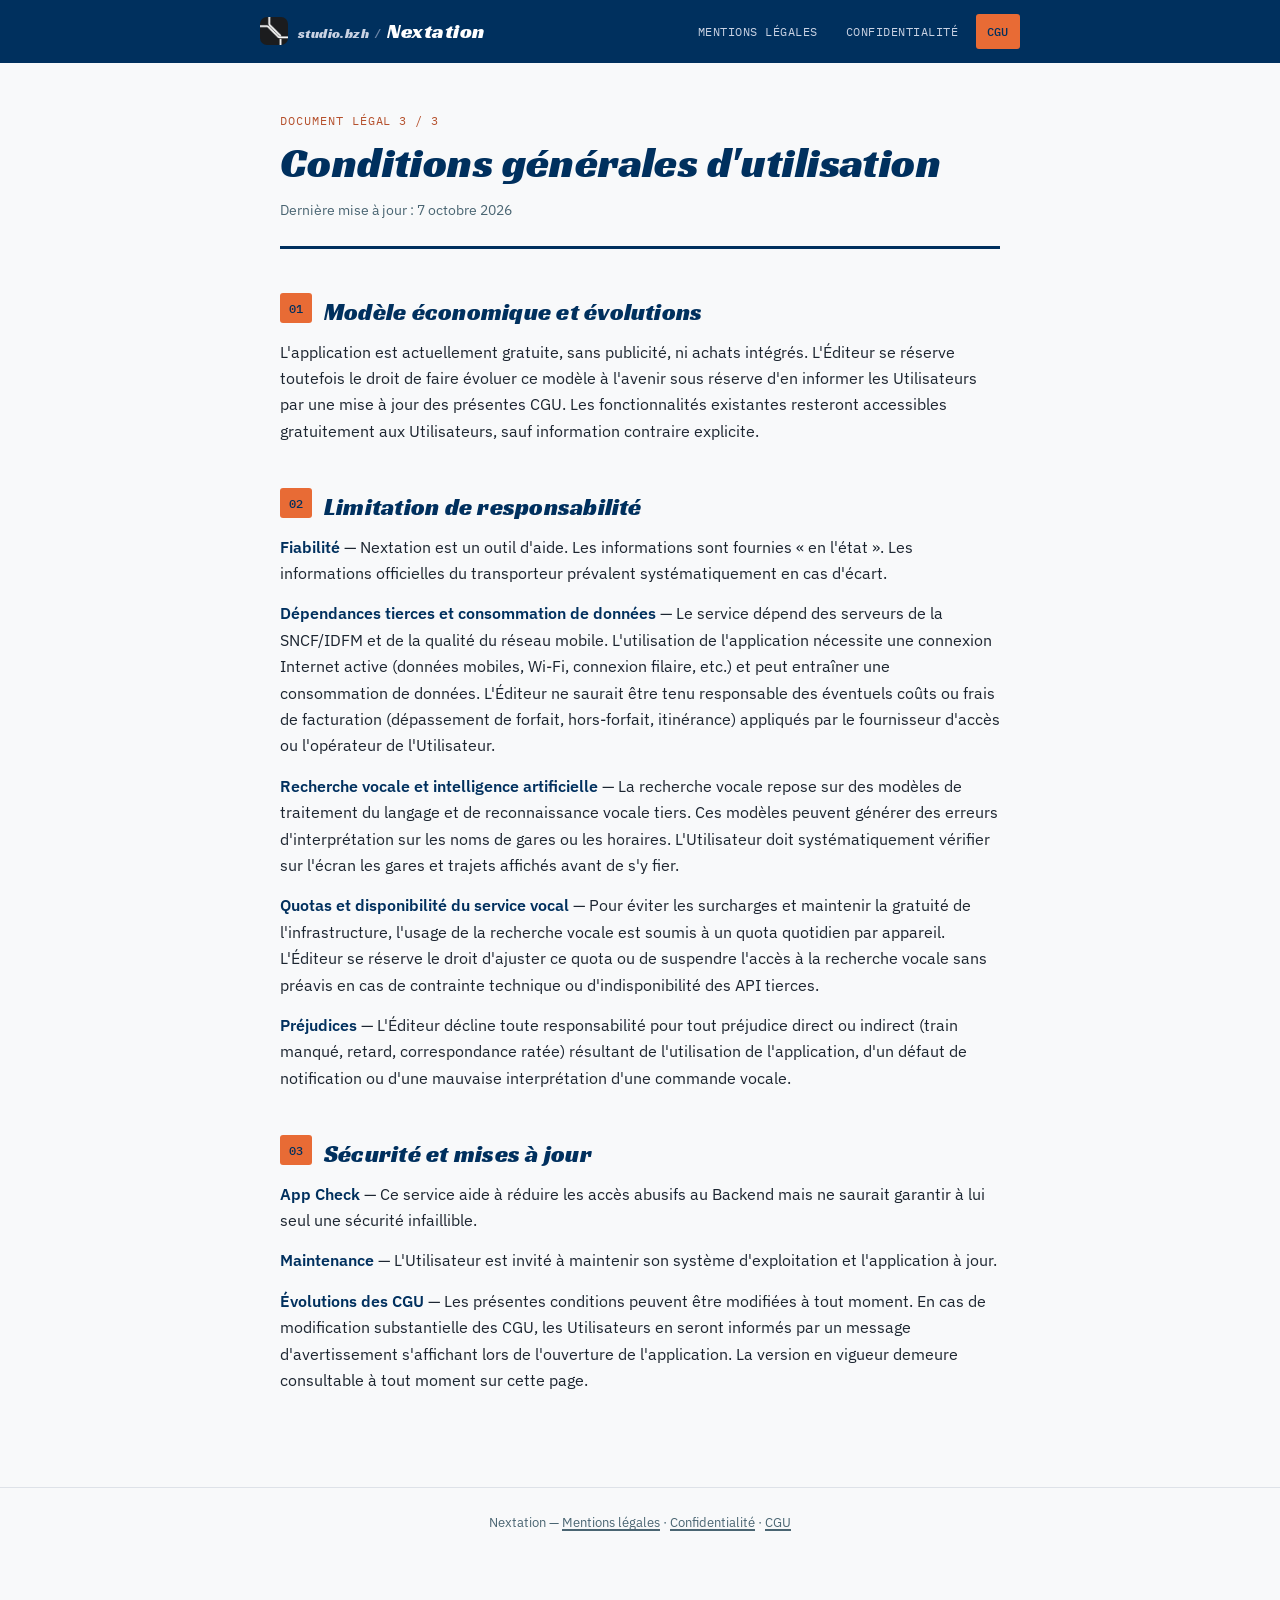
<file: docs/nextation/cgu.html>
<!DOCTYPE html>
<html lang="fr">
<head>
<meta charset="UTF-8">
<meta name="viewport" content="width=device-width, initial-scale=1.0">
<title>Conditions générales d'utilisation — Nextation</title>
<link rel="icon" type="image/png" sizes="32x32" href="favicon_32.png">
<link rel="icon" type="image/png" sizes="16x16" href="favicon_16.png">
<meta name="description" content="Conditions générales d'utilisation de l'application Nextation : modèle économique, limitation de responsabilité, sécurité et mises à jour.">
<link rel="stylesheet" href="legal.css">
</head>
<body>

<div class="board">
  <div class="board-inner">
    <div class="board-brand">
      <img src="logo_soft.png" alt="" class="board-logo">
      <span class="board-brand-text">
        <a href="https://www.studio.bzh/" class="board-parent">studio.bzh</a>
        <span class="board-sep" aria-hidden="true">/</span>
        <a href="https://www.studio.bzh/nextation/" class="board-current">Nextation</a>
      </span>
    </div>
    <nav class="board-nav">
      <a href="mentions-legales.html">Mentions légales</a>
      <a href="confidentialite.html">Confidentialité</a>
      <a href="cgu.html" aria-current="page">CGU</a>
    </nav>
  </div>
</div>

<main>
  <header class="doc-header">
    <p class="doc-eyebrow">Document légal 3 / 3</p>
    <h1>Conditions générales d'utilisation</h1>
    <p class="doc-meta">Dernière mise à jour : 7 octobre 2026</p>
  </header>

  <section>
    <h2><span class="num">01</span>Modèle économique et évolutions</h2>
    <p>L'application est actuellement gratuite, sans publicité, ni achats intégrés. L'Éditeur se réserve toutefois le droit de faire évoluer ce modèle à l'avenir sous réserve d'en informer les Utilisateurs par une mise à jour des présentes CGU. Les fonctionnalités existantes resteront accessibles gratuitement aux Utilisateurs, sauf information contraire explicite.</p>
  </section>

  <section>
    <h2><span class="num">02</span>Limitation de responsabilité</h2>
    <p><strong>Fiabilité</strong> — Nextation est un outil d'aide. Les informations sont fournies « en l'état ». Les informations officielles du transporteur prévalent systématiquement en cas d'écart.</p>
    <p><strong>Dépendances tierces et consommation de données</strong> — Le service dépend des serveurs de la SNCF/IDFM et de la qualité du réseau mobile. L'utilisation de l'application nécessite une connexion Internet active (données mobiles, Wi-Fi, connexion filaire, etc.) et peut entraîner une consommation de données. L'Éditeur ne saurait être tenu responsable des éventuels coûts ou frais de facturation (dépassement de forfait, hors-forfait, itinérance) appliqués par le fournisseur d'accès ou l'opérateur de l'Utilisateur.</p>
    <p><strong>Recherche vocale et intelligence artificielle</strong> — La recherche vocale repose sur des modèles de traitement du langage et de reconnaissance vocale tiers. Ces modèles peuvent générer des erreurs d'interprétation sur les noms de gares ou les horaires. L'Utilisateur doit systématiquement vérifier sur l'écran les gares et trajets affichés avant de s'y fier.</p>
    <p><strong>Quotas et disponibilité du service vocal</strong> — Pour éviter les surcharges et maintenir la gratuité de l'infrastructure, l'usage de la recherche vocale est soumis à un quota quotidien par appareil. L'Éditeur se réserve le droit d'ajuster ce quota ou de suspendre l'accès à la recherche vocale sans préavis en cas de contrainte technique ou d'indisponibilité des API tierces.</p>
    <p><strong>Préjudices</strong> — L'Éditeur décline toute responsabilité pour tout préjudice direct ou indirect (train manqué, retard, correspondance ratée) résultant de l'utilisation de l'application, d'un défaut de notification ou d'une mauvaise interprétation d'une commande vocale.</p>
  </section>

  <section>
    <h2><span class="num">03</span>Sécurité et mises à jour</h2>
    <p><strong>App Check</strong> — Ce service aide à réduire les accès abusifs au Backend mais ne saurait garantir à lui seul une sécurité infaillible.</p>
    <p><strong>Maintenance</strong> — L'Utilisateur est invité à maintenir son système d'exploitation et l'application à jour.</p>
    <p><strong>Évolutions des CGU</strong> — Les présentes conditions peuvent être modifiées à tout moment. En cas de modification substantielle des CGU, les Utilisateurs en seront informés par un message d'avertissement s'affichant lors de l'ouverture de l'application. La version en vigueur demeure consultable à tout moment sur cette page.</p>
  </section>
</main>

<footer>
  <p>Nextation — <a href="mentions-legales.html">Mentions légales</a> · <a href="confidentialite.html">Confidentialité</a> · <a href="cgu.html">CGU</a></p>
</footer>

</body>
</html>
</file>
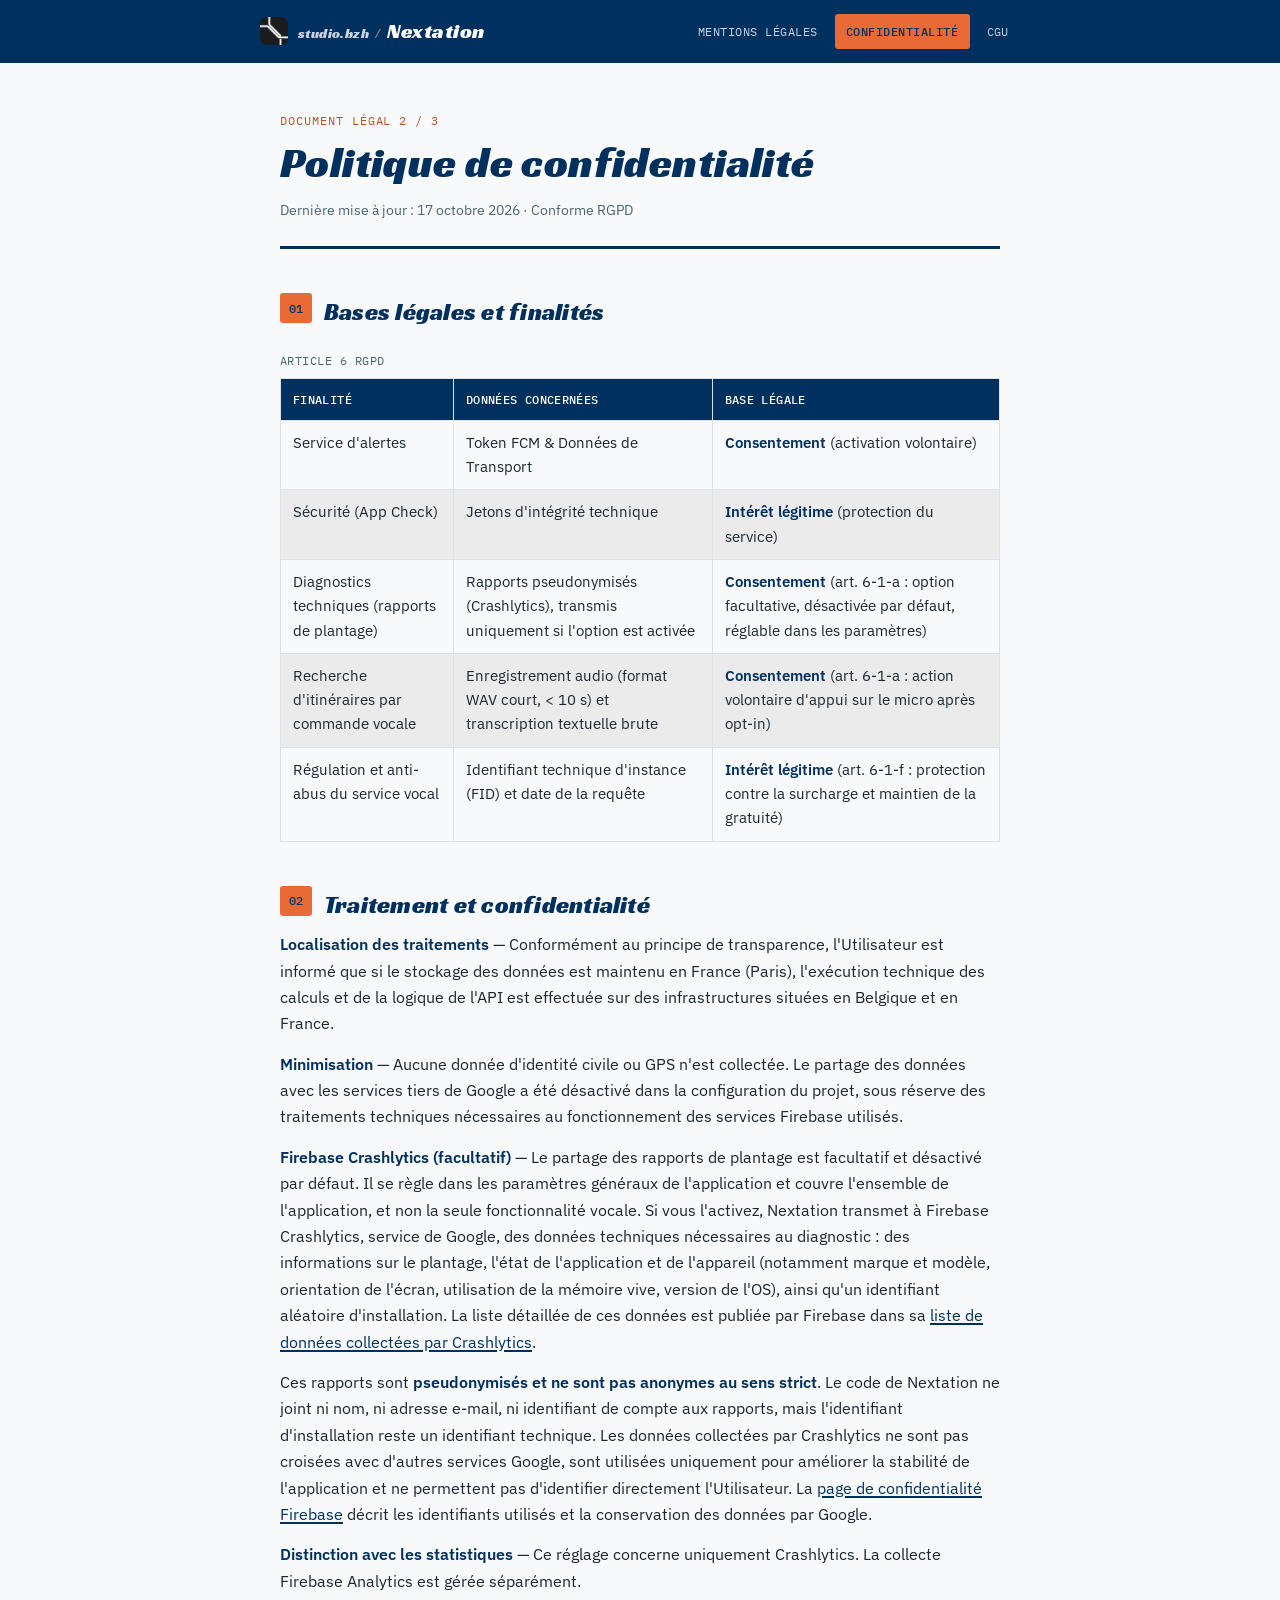
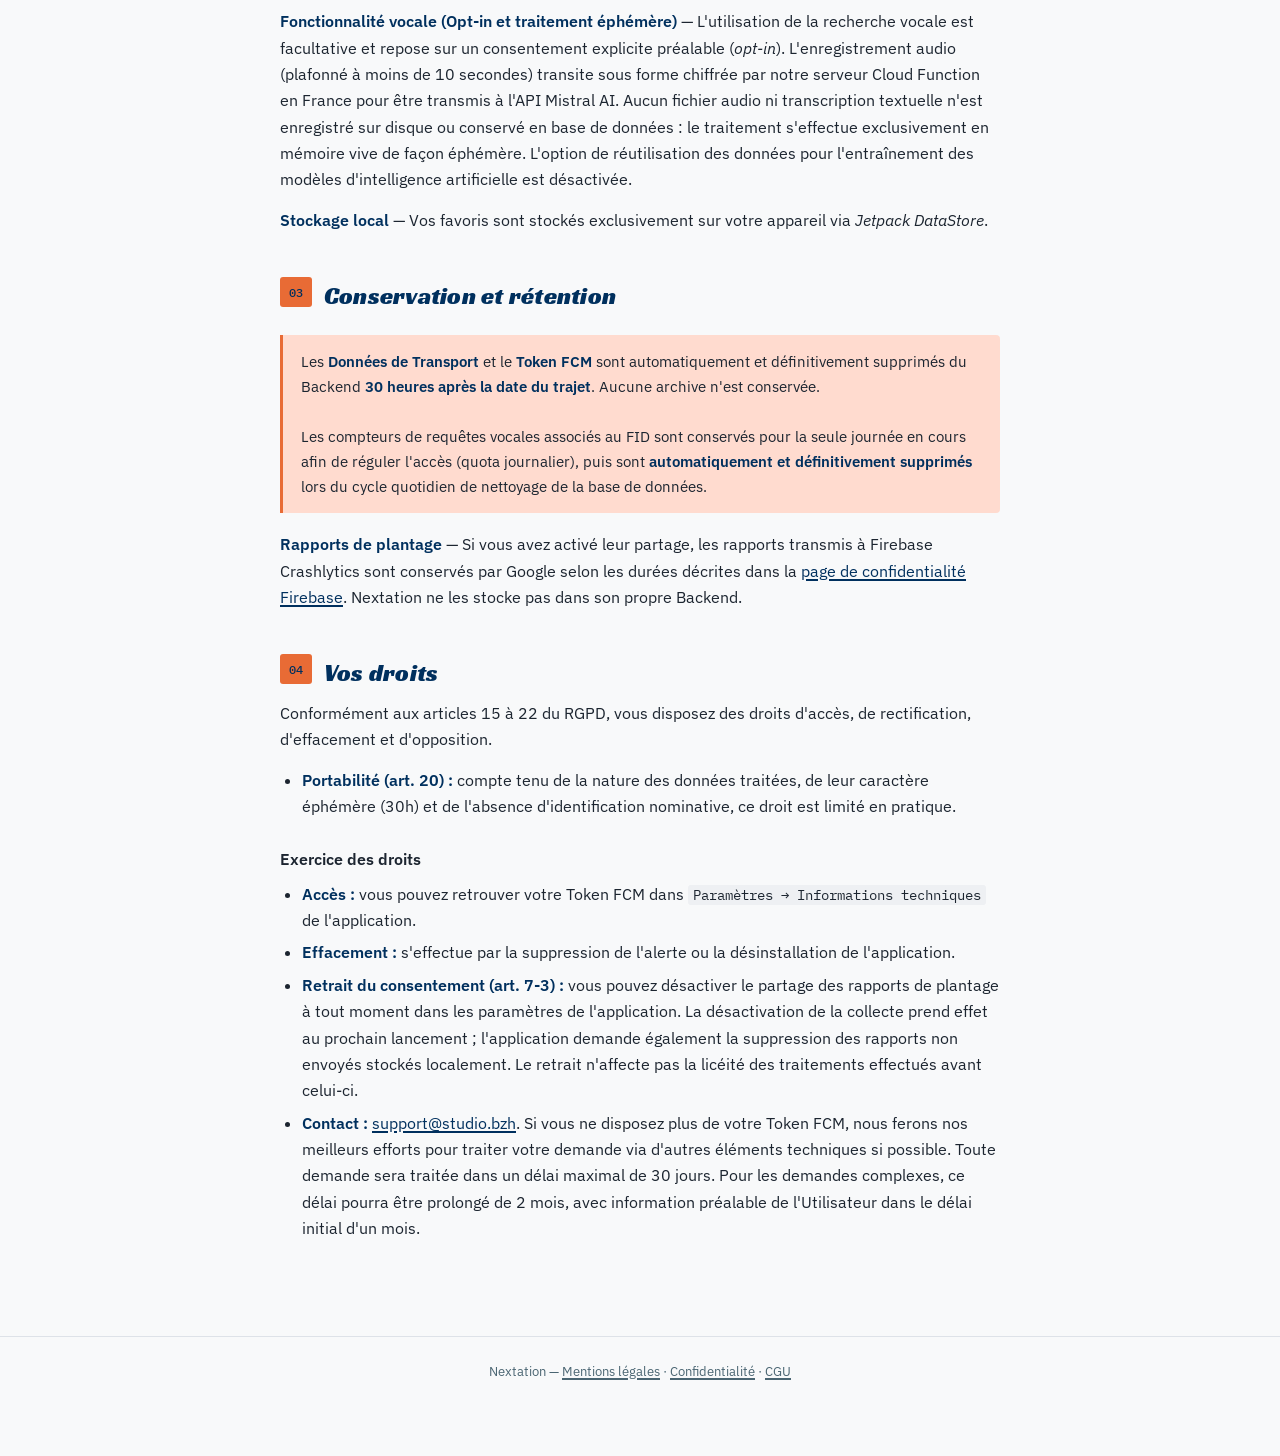
<file: docs/nextation/confidentialite.html>
<!DOCTYPE html>
<html lang="fr">
<head>
<meta charset="UTF-8">
<meta name="viewport" content="width=device-width, initial-scale=1.0">
<title>Politique de confidentialité — Nextation</title>
<link rel="icon" type="image/png" sizes="32x32" href="favicon_32.png">
<link rel="icon" type="image/png" sizes="16x16" href="favicon_16.png">
<meta name="description" content="Politique de confidentialité RGPD de l'application Nextation : données collectées, bases légales, conservation et droits des utilisateurs.">
<link rel="stylesheet" href="legal.css">
</head>
<body>

<div class="board">
  <div class="board-inner">
    <div class="board-brand">
      <img src="logo_soft.png" alt="" class="board-logo">
      <span class="board-brand-text">
        <a href="https://www.studio.bzh/" class="board-parent">studio.bzh</a>
        <span class="board-sep" aria-hidden="true">/</span>
        <a href="https://www.studio.bzh/nextation/" class="board-current">Nextation</a>
      </span>
    </div>
    <nav class="board-nav">
      <a href="mentions-legales.html">Mentions légales</a>
      <a href="confidentialite.html" aria-current="page">Confidentialité</a>
      <a href="cgu.html">CGU</a>
    </nav>
  </div>
</div>

<main>
  <header class="doc-header">
    <p class="doc-eyebrow">Document légal 2 / 3</p>
    <h1>Politique de confidentialité</h1>
    <p class="doc-meta">Dernière mise à jour : 17 octobre 2026 · Conforme RGPD</p>
  </header>

  <section>
    <h2><span class="num">01</span>Bases légales et finalités</h2>
    <table>
      <caption>Article 6 RGPD</caption>
      <thead>
        <tr>
          <th>Finalité</th>
          <th>Données concernées</th>
          <th>Base légale</th>
        </tr>
      </thead>
      <tbody>
        <tr>
          <td>Service d'alertes</td>
          <td>Token FCM &amp; Données de Transport</td>
          <td><strong>Consentement</strong> (activation volontaire)</td>
        </tr>
        <tr>
          <td>Sécurité (App Check)</td>
          <td>Jetons d'intégrité technique</td>
          <td><strong>Intérêt légitime</strong> (protection du service)</td>
        </tr>
        <tr>
          <td>Diagnostics techniques (rapports de plantage)</td>
          <td>Rapports pseudonymisés (Crashlytics), transmis uniquement si l'option est activée</td>
          <td><strong>Consentement</strong> (art. 6-1-a : option facultative, désactivée par défaut, réglable dans les paramètres)</td>
        </tr>
        <tr>
          <td>Recherche d'itinéraires par commande vocale</td>
          <td>Enregistrement audio (format WAV court, &lt; 10 s) et transcription textuelle brute</td>
          <td><strong>Consentement</strong> (art. 6-1-a : action volontaire d'appui sur le micro après opt-in)</td>
        </tr>
        <tr>
          <td>Régulation et anti-abus du service vocal</td>
          <td>Identifiant technique d'instance (FID) et date de la requête</td>
          <td><strong>Intérêt légitime</strong> (art. 6-1-f : protection contre la surcharge et maintien de la gratuité)</td>
        </tr>
      </tbody>
    </table>
  </section>

  <section>
    <h2><span class="num">02</span>Traitement et confidentialité</h2>
    <p><strong>Localisation des traitements</strong> — Conformément au principe de transparence, l'Utilisateur est informé que si le stockage des données est maintenu en France (Paris), l'exécution technique des calculs et de la logique de l'API est effectuée sur des infrastructures situées en Belgique et en France.</p>
    <p><strong>Minimisation</strong> — Aucune donnée d'identité civile ou GPS n'est collectée. Le partage des données avec les services tiers de Google a été désactivé dans la configuration du projet, sous réserve des traitements techniques nécessaires au fonctionnement des services Firebase utilisés.</p>
    <p><strong>Firebase Crashlytics (facultatif)</strong> — Le partage des rapports de plantage est facultatif et désactivé par défaut. Il se règle dans les paramètres généraux de l'application et couvre l'ensemble de l'application, et non la seule fonctionnalité vocale. Si vous l'activez, Nextation transmet à Firebase Crashlytics, service de Google, des données techniques nécessaires au diagnostic : des informations sur le plantage, l'état de l'application et de l'appareil (notamment marque et modèle, orientation de l'écran, utilisation de la mémoire vive, version de l'OS), ainsi qu'un identifiant aléatoire d'installation. La liste détaillée de ces données est publiée par Firebase dans sa <a href="https://firebase.google.com/docs/android/play-data-disclosure" target="_blank" rel="noopener">liste de données collectées par Crashlytics</a>.</p>
    <p>Ces rapports sont <strong>pseudonymisés et ne sont pas anonymes au sens strict</strong>. Le code de Nextation ne joint ni nom, ni adresse e-mail, ni identifiant de compte aux rapports, mais l'identifiant d'installation reste un identifiant technique. Les données collectées par Crashlytics ne sont pas croisées avec d'autres services Google, sont utilisées uniquement pour améliorer la stabilité de l'application et ne permettent pas d'identifier directement l'Utilisateur. La <a href="https://firebase.google.com/support/privacy" target="_blank" rel="noopener">page de confidentialité Firebase</a> décrit les identifiants utilisés et la conservation des données par Google.</p>
    <p><strong>Distinction avec les statistiques</strong> — Ce réglage concerne uniquement Crashlytics. La collecte Firebase Analytics est gérée séparément.</p>
    <p><strong>Fonctionnalité vocale (Opt-in et traitement éphémère)</strong> — L'utilisation de la recherche vocale est facultative et repose sur un consentement explicite préalable (<em>opt-in</em>). L'enregistrement audio (plafonné à moins de 10 secondes) transite sous forme chiffrée par notre serveur Cloud Function en France pour être transmis à l'API Mistral AI. Aucun fichier audio ni transcription textuelle n'est enregistré sur disque ou conservé en base de données : le traitement s'effectue exclusivement en mémoire vive de façon éphémère. L'option de réutilisation des données pour l'entraînement des modèles d'intelligence artificielle est désactivée.</p>
    <p><strong>Stockage local</strong> — Vos favoris sont stockés exclusivement sur votre appareil via <em>Jetpack DataStore</em>.</p>
  </section>

  <section>
    <h2><span class="num">03</span>Conservation et rétention</h2>
    <div class="callout">
      Les <strong>Données de Transport</strong> et le <strong>Token FCM</strong> sont automatiquement et définitivement supprimés du Backend <strong>30 heures après la date du trajet</strong>. Aucune archive n'est conservée.
      <br>
      <br>
      Les compteurs de requêtes vocales associés au FID sont conservés pour la seule journée en cours afin de réguler l'accès (quota journalier), puis sont <strong>automatiquement et définitivement supprimés</strong> lors du cycle quotidien de nettoyage de la base de données.
    </div>
    <p><strong>Rapports de plantage</strong> — Si vous avez activé leur partage, les rapports transmis à Firebase Crashlytics sont conservés par Google selon les durées décrites dans la <a href="https://firebase.google.com/support/privacy" target="_blank" rel="noopener">page de confidentialité Firebase</a>. Nextation ne les stocke pas dans son propre Backend.</p>
  </section>

  <section>
    <h2><span class="num">04</span>Vos droits</h2>
    <p>Conformément aux articles 15 à 22 du RGPD, vous disposez des droits d'accès, de rectification, d'effacement et d'opposition.</p>
    <ul>
      <li><strong>Portabilité (art. 20) :</strong> compte tenu de la nature des données traitées, de leur caractère éphémère (30h) et de l'absence d'identification nominative, ce droit est limité en pratique.</li>
    </ul>
    <h3>Exercice des droits</h3>
    <ul>
      <li><strong>Accès :</strong> vous pouvez retrouver votre Token FCM dans <span class="code">Paramètres → Informations techniques</span> de l'application.</li>
      <li><strong>Effacement :</strong> s'effectue par la suppression de l'alerte ou la désinstallation de l'application.</li>
      <li><strong>Retrait du consentement (art. 7-3) :</strong> vous pouvez désactiver le partage des rapports de plantage à tout moment dans les paramètres de l'application. La désactivation de la collecte prend effet au prochain lancement ; l'application demande également la suppression des rapports non envoyés stockés localement. Le retrait n'affecte pas la licéité des traitements effectués avant celui-ci.</li>
      <li><strong>Contact :</strong> <a href="mailto:support@studio.bzh">support@studio.bzh</a>. Si vous ne disposez plus de votre Token FCM, nous ferons nos meilleurs efforts pour traiter votre demande via d'autres éléments techniques si possible. Toute demande sera traitée dans un délai maximal de 30 jours. Pour les demandes complexes, ce délai pourra être prolongé de 2 mois, avec information préalable de l'Utilisateur dans le délai initial d'un mois.</li>
    </ul>
  </section>
</main>

<footer>
  <p>Nextation — <a href="mentions-legales.html">Mentions légales</a> · <a href="confidentialite.html">Confidentialité</a> · <a href="cgu.html">CGU</a></p>
</footer>

</body>
</html>
</file>
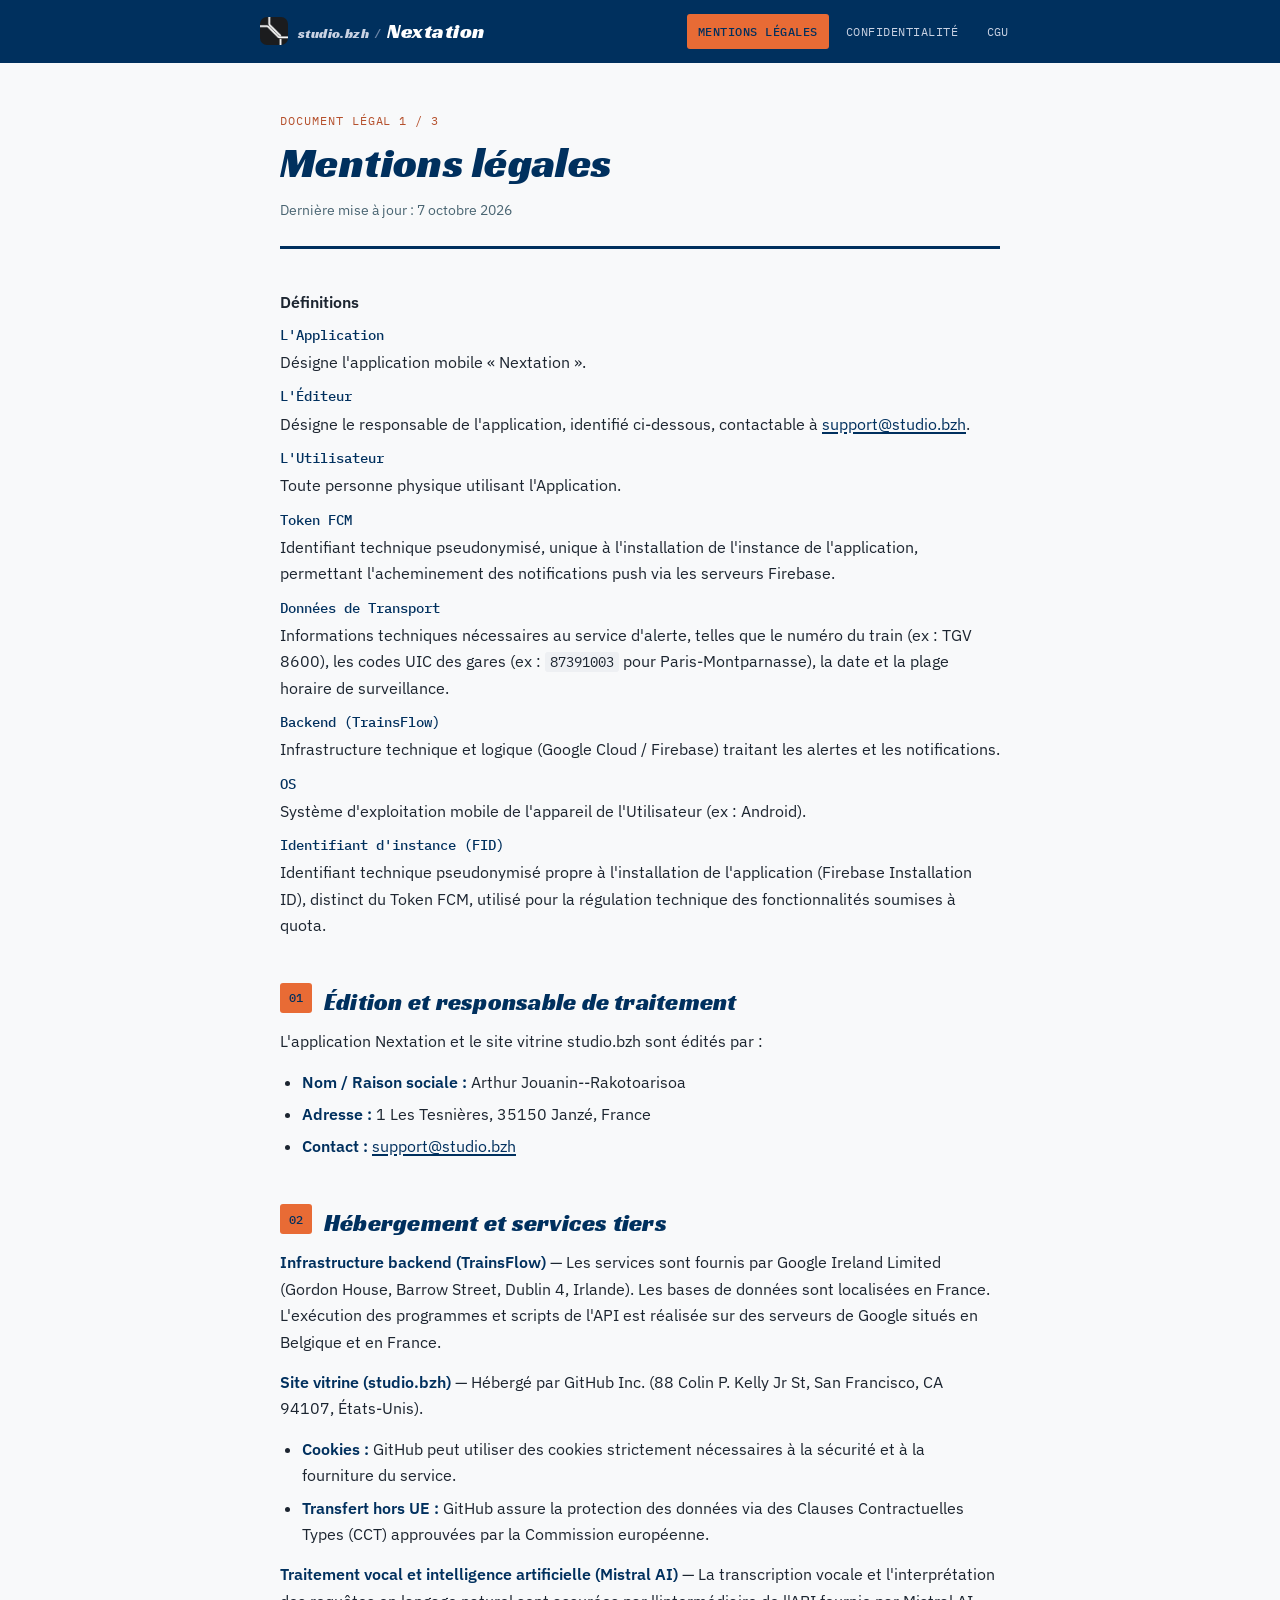
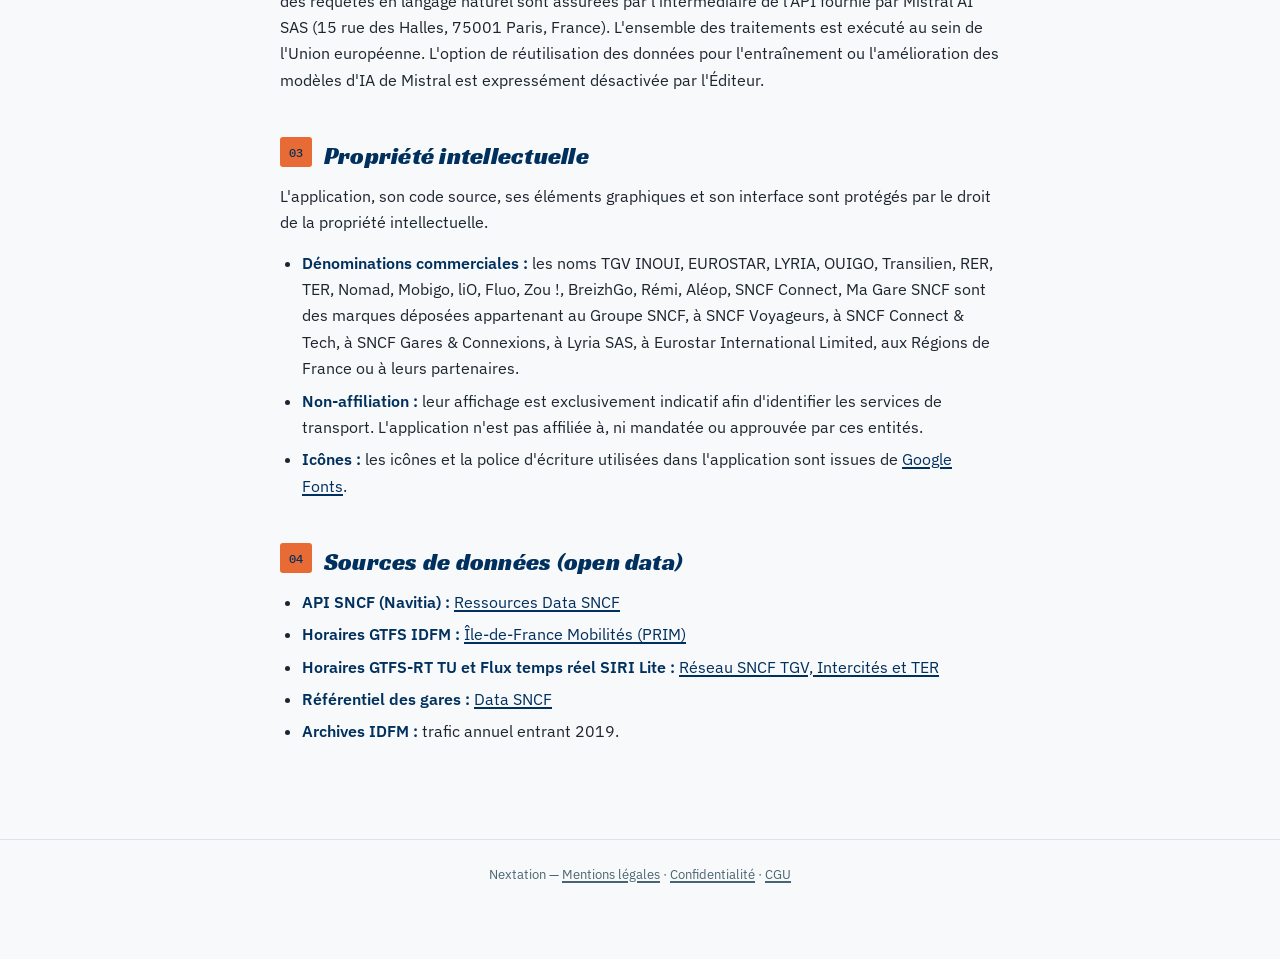
<file: docs/nextation/mentions-legales.html>
<!DOCTYPE html>
<html lang="fr">
<head>
<meta charset="UTF-8">
<meta name="viewport" content="width=device-width, initial-scale=1.0">
<title>Mentions légales — Nextation</title>
<link rel="icon" type="image/png" sizes="32x32" href="favicon_32.png">
<link rel="icon" type="image/png" sizes="16x16" href="favicon_16.png">
<meta name="description" content="Mentions légales de l'application Nextation : éditeur, hébergement, propriété intellectuelle et sources de données.">
<link rel="stylesheet" href="legal.css">
</head>
<body>

<div class="board">
  <div class="board-inner">
    <div class="board-brand">
      <img src="logo_soft.png" alt="" class="board-logo">
      <span class="board-brand-text">
        <a href="https://www.studio.bzh/" class="board-parent">studio.bzh</a>
        <span class="board-sep" aria-hidden="true">/</span>
        <a href="https://www.studio.bzh/nextation/" class="board-current">Nextation</a>
      </span>
    </div>
    <nav class="board-nav">
      <a href="mentions-legales.html" aria-current="page">Mentions légales</a>
      <a href="confidentialite.html">Confidentialité</a>
      <a href="cgu.html">CGU</a>
    </nav>
  </div>
</div>

<main>
  <header class="doc-header">
    <p class="doc-eyebrow">Document légal 1 / 3</p>
    <h1>Mentions légales</h1>
    <p class="doc-meta">Dernière mise à jour : 7 octobre 2026</p>
  </header>

  <section>
    <h3>Définitions</h3>
    <dl class="definitions">
      <div>
        <dt>L'Application</dt>
        <dd>Désigne l'application mobile « Nextation ».</dd>
      </div>
      <div>
        <dt>L'Éditeur</dt>
        <dd>Désigne le responsable de l'application, identifié ci-dessous, contactable à <a href="mailto:support@studio.bzh">support@studio.bzh</a>.</dd>
      </div>
      <div>
        <dt>L'Utilisateur</dt>
        <dd>Toute personne physique utilisant l'Application.</dd>
      </div>
      <div>
        <dt>Token FCM</dt>
        <dd>Identifiant technique pseudonymisé, unique à l'installation de l'instance de l'application, permettant l'acheminement des notifications push via les serveurs Firebase.</dd>
      </div>
      <div>
        <dt>Données de Transport</dt>
        <dd>Informations techniques nécessaires au service d'alerte, telles que le numéro du train (ex : TGV 8600), les codes UIC des gares (ex : <span class="code">87391003</span> pour Paris-Montparnasse), la date et la plage horaire de surveillance.</dd>
      </div>
      <div>
        <dt>Backend (TrainsFlow)</dt>
        <dd>Infrastructure technique et logique (Google Cloud / Firebase) traitant les alertes et les notifications.</dd>
      </div>
      <div>
        <dt>OS</dt>
        <dd>Système d'exploitation mobile de l'appareil de l'Utilisateur (ex : Android).</dd>
      </div>
      <div>
        <dt>Identifiant d'instance (FID)</dt>
        <dd>Identifiant technique pseudonymisé propre à l'installation de l'application (Firebase Installation ID), distinct du Token FCM, utilisé pour la régulation technique des fonctionnalités soumises à quota.</dd>
      </div>
    </dl>
  </section>

  <section>
    <h2><span class="num">01</span>Édition et responsable de traitement</h2>
    <p>L'application Nextation et le site vitrine studio.bzh sont édités par :</p>
    <ul>
      <li><strong>Nom / Raison sociale :</strong> Arthur Jouanin--Rakotoarisoa</li>
      <li><strong>Adresse :</strong> 1 Les Tesnières, 35150 Janzé, France</li>
      <li><strong>Contact :</strong> <a href="mailto:support@studio.bzh">support@studio.bzh</a></li>
    </ul>
  </section>

  <section>
    <h2><span class="num">02</span>Hébergement et services tiers</h2>
    <p><strong>Infrastructure backend (TrainsFlow)</strong> — Les services sont fournis par Google Ireland Limited (Gordon House, Barrow Street, Dublin 4, Irlande). Les bases de données sont localisées en France. L'exécution des programmes et scripts de l'API est réalisée sur des serveurs de Google situés en Belgique et en France.</p>
    <p><strong>Site vitrine (studio.bzh)</strong> — Hébergé par GitHub Inc. (88 Colin P. Kelly Jr St, San Francisco, CA 94107, États-Unis).</p>
    <ul>
      <li><strong>Cookies :</strong> GitHub peut utiliser des cookies strictement nécessaires à la sécurité et à la fourniture du service.</li>
      <li><strong>Transfert hors UE :</strong> GitHub assure la protection des données via des Clauses Contractuelles Types (CCT) approuvées par la Commission européenne.</li>
    </ul>
    <p><strong>Traitement vocal et intelligence artificielle (Mistral AI)</strong> — La transcription vocale et l'interprétation des requêtes en langage naturel sont assurées par l'intermédiaire de l'API fournie par Mistral AI SAS (15 rue des Halles, 75001 Paris, France). L'ensemble des traitements est exécuté au sein de l'Union européenne. L'option de réutilisation des données pour l'entraînement ou l'amélioration des modèles d'IA de Mistral est expressément désactivée par l'Éditeur.</p>
    </section>

  <section>
    <h2><span class="num">03</span>Propriété intellectuelle</h2>
    <p>L'application, son code source, ses éléments graphiques et son interface sont protégés par le droit de la propriété intellectuelle.</p>
    <ul>
      <li><strong>Dénominations commerciales :</strong> les noms TGV INOUI, EUROSTAR, LYRIA, OUIGO, Transilien, RER, TER, Nomad, Mobigo, liO, Fluo, Zou !, BreizhGo, Rémi, Aléop, SNCF Connect, Ma Gare SNCF sont des marques déposées appartenant au Groupe SNCF, à SNCF Voyageurs, à SNCF Connect & Tech, à SNCF Gares & Connexions, à Lyria SAS, à Eurostar International Limited, aux Régions de France ou à leurs partenaires.</li>
      <li><strong>Non-affiliation :</strong> leur affichage est exclusivement indicatif afin d'identifier les services de transport. L'application n'est pas affiliée à, ni mandatée ou approuvée par ces entités.</li>
      <li><strong>Icônes :</strong> les icônes et la police d'écriture utilisées dans l'application sont issues de <a href="https://fonts.google.com/" target="_blank" rel="noopener">Google Fonts</a>.</li>
    </ul>
  </section>

  <section>
    <h2><span class="num">04</span>Sources de données (open data)</h2>
    <ul>
      <li><strong>API SNCF (Navitia) :</strong> <a href="https://ressources.data.sncf.com/explore/dataset/api-sncf/information/" target="_blank" rel="noopener">Ressources Data SNCF</a></li>
      <li><strong>Horaires GTFS IDFM :</strong> <a href="https://prim.iledefrance-mobilites.fr/fr/jeux-de-donnees/offre-horaires-tc-gtfs-idfm" target="_blank" rel="noopener">Île-de-France Mobilités (PRIM)</a></li>
      <li><strong>Horaires GTFS-RT TU et Flux temps réel SIRI Lite :</strong> <a href="https://transport.data.gouv.fr/datasets/horaires-sncf?locale=fr" target="_blank" rel="noopener">Réseau SNCF TGV, Intercités et TER</a></li>
      <li><strong>Référentiel des gares :</strong> <a href="https://ressources.data.sncf.com/explore/dataset/frequentation-gares/information/" target="_blank" rel="noopener">Data SNCF</a></li>
      <li><strong>Archives IDFM :</strong> trafic annuel entrant 2019.</li>
    </ul>
  </section>
</main>

<footer>
  <p>Nextation — <a href="mentions-legales.html">Mentions légales</a> · <a href="confidentialite.html">Confidentialité</a> · <a href="cgu.html">CGU</a></p>
</footer>

</body>
</html>
</file>
<file: docs/nextation/legal.css>
/* Nextation — feuille de style partagée des pages légales */

@import url('https://fonts.googleapis.com/css2?family=Racing+Sans+One&family=IBM+Plex+Sans:wght@400;500;600&family=IBM+Plex+Mono:wght@500&display=swap');

:root {
  --ink: #1C2530;
  --ink-muted: #4A6572;
  --line: #DEE2E8;
  --bg: #F8F9FA;
  --surface: #FFFFFF;
  --surface-variant: #EBEBEB;
  --navy: #00305E;
  --navy-container: #D6E4F0;
  --amber: #E86B35;
  --amber-container: #FFDBCF;
  --amber-dark: #B5502C;
  --rust: #B5502C;
  --focus: #4A6572;
}

* { box-sizing: border-box; }

html { scroll-behavior: smooth; }

body {
  margin: 0;
  background: var(--bg);
  color: var(--ink);
  font-family: 'IBM Plex Sans', -apple-system, BlinkMacSystemFont, sans-serif;
  font-size: 16px;
  line-height: 1.65;
  -webkit-font-smoothing: antialiased;
}

a { color: var(--navy); text-decoration-thickness: 1.5px; text-underline-offset: 2px; }
a:hover { color: var(--rust); }
a:focus-visible, button:focus-visible {
  outline: 2px solid var(--focus);
  outline-offset: 2px;
}

/* Top bar : évoque un panneau de gare */
.board {
  background: var(--navy);
  color: #fff;
  padding: 14px 20px;
}
.board-inner {
  max-width: 760px;
  margin: 0 auto;
  display: flex;
  align-items: center;
  justify-content: space-between;
  gap: 16px;
  flex-wrap: wrap;
}
.board-brand {
  display: flex;
  align-items: center;
  gap: 10px;
}
.board-logo {
  width: 28px;
  height: 28px;
  border-radius: 7px;
  display: block;
  flex-shrink: 0;
}
.board-brand-text {
  display: flex;
  align-items: baseline;
  gap: 6px;
  font-family: 'Racing Sans One', sans-serif;
  font-weight: 400;
  font-size: 1.3rem;
  letter-spacing: 0.02em;
}
.board-parent {
  font-size: 0.85rem;
  color: #C9D2E3;
  text-decoration: none;
}
.board-parent:hover {
  color: #fff;
}
.board-sep {
  font-size: 0.85rem;
  color: #6C86A8;
}
.board-current {
  color: #fff;
  text-decoration: none;
}
.board-current:hover {
  color: var(--amber);
}
.board-nav {
  display: flex;
  gap: 6px;
  flex-wrap: wrap;
  font-family: 'IBM Plex Mono', monospace;
  font-size: 0.78rem;
  text-transform: uppercase;
  letter-spacing: 0.04em;
}
.board-nav a {
  color: #C9D2E3;
  text-decoration: none;
  padding: 6px 10px;
  border-radius: 3px;
  border: 1px solid transparent;
}
.board-nav a:hover {
  color: #fff;
  border-color: rgba(255,255,255,0.25);
}
.board-nav a[aria-current="page"] {
  color: var(--navy);
  background: var(--amber);
  font-weight: 500;
}

main {
  max-width: 760px;
  margin: 0 auto;
  padding: 48px 20px 80px;
}

.doc-header {
  margin-bottom: 40px;
  padding-bottom: 24px;
  border-bottom: 3px solid var(--navy);
}
.doc-eyebrow {
  font-family: 'IBM Plex Mono', monospace;
  font-size: 0.75rem;
  letter-spacing: 0.08em;
  text-transform: uppercase;
  color: var(--rust);
  margin: 0 0 10px;
}
h1 {
  font-family: 'Racing Sans One', sans-serif;
  font-weight: 400;
  font-size: 2.6rem;
  letter-spacing: 0.01em;
  line-height: 1.1;
  margin: 0 0 12px;
  color: var(--navy);
}
.doc-meta {
  font-size: 0.9rem;
  color: var(--ink-muted);
  margin: 0;
}

h2 {
  font-family: 'Racing Sans One', sans-serif;
  font-weight: 400;
  font-size: 1.5rem;
  letter-spacing: 0.01em;
  color: var(--navy);
  margin: 44px 0 6px;
  padding-left: 44px;
  position: relative;
  min-height: 30px;
  display: flex;
  align-items: center;
}
h2 .num {
  position: absolute;
  left: 0;
  top: 0;
  font-family: 'IBM Plex Mono', monospace;
  font-size: 0.78rem;
  font-weight: 500;
  color: var(--navy);
  background: var(--amber);
  width: 32px;
  height: 30px;
  border-radius: 3px;
  display: flex;
  align-items: center;
  justify-content: center;
}

h3 {
  font-family: 'IBM Plex Sans', sans-serif;
  font-weight: 600;
  font-size: 1.02rem;
  color: var(--ink);
  margin: 26px 0 8px;
}

p { margin: 0 0 14px; }
ul, ol { margin: 0 0 14px; padding-left: 22px; }
li { margin-bottom: 6px; }

strong { color: var(--navy); font-weight: 600; }

.callout {
  background: var(--amber-container);
  border-left: 3px solid var(--amber);
  padding: 14px 18px;
  border-radius: 0 4px 4px 0;
  margin: 18px 0;
  font-size: 0.95rem;
}

code, .code {
  font-family: 'IBM Plex Mono', monospace;
  font-size: 0.88em;
  background: #EEF0F3;
  padding: 1px 5px;
  border-radius: 3px;
}

table {
  width: 100%;
  border-collapse: collapse;
  margin: 18px 0;
  font-size: 0.92rem;
}
caption {
  text-align: left;
  font-family: 'IBM Plex Mono', monospace;
  font-size: 0.75rem;
  text-transform: uppercase;
  letter-spacing: 0.04em;
  color: var(--ink-muted);
  margin-bottom: 8px;
}
th, td {
  text-align: left;
  padding: 10px 12px;
  border: 1px solid var(--line);
  vertical-align: top;
}
th {
  background: var(--navy);
  color: #fff;
  font-weight: 500;
  font-family: 'IBM Plex Mono', monospace;
  font-size: 0.78rem;
  text-transform: uppercase;
  letter-spacing: 0.03em;
}
tr:nth-child(even) td { background: var(--surface-variant); }

.definitions {
  display: grid;
  gap: 10px;
  margin: 0 0 14px;
}
.definitions dt {
  font-family: 'IBM Plex Mono', monospace;
  font-weight: 500;
  color: var(--navy);
  font-size: 0.88rem;
}
.definitions dd {
  margin: 2px 0 0;
  color: var(--ink);
}

footer {
  border-top: 1px solid var(--line);
  padding: 24px 20px 60px;
  text-align: center;
  font-size: 0.82rem;
  color: var(--ink-muted);
}
footer a { color: var(--ink-muted); }

@media (max-width: 600px) {
  h1 { font-size: 1.55rem; }
  .board-inner { flex-direction: column; align-items: flex-start; }
}

@media (prefers-reduced-motion: reduce) {
  html { scroll-behavior: auto; }
}
</file>
